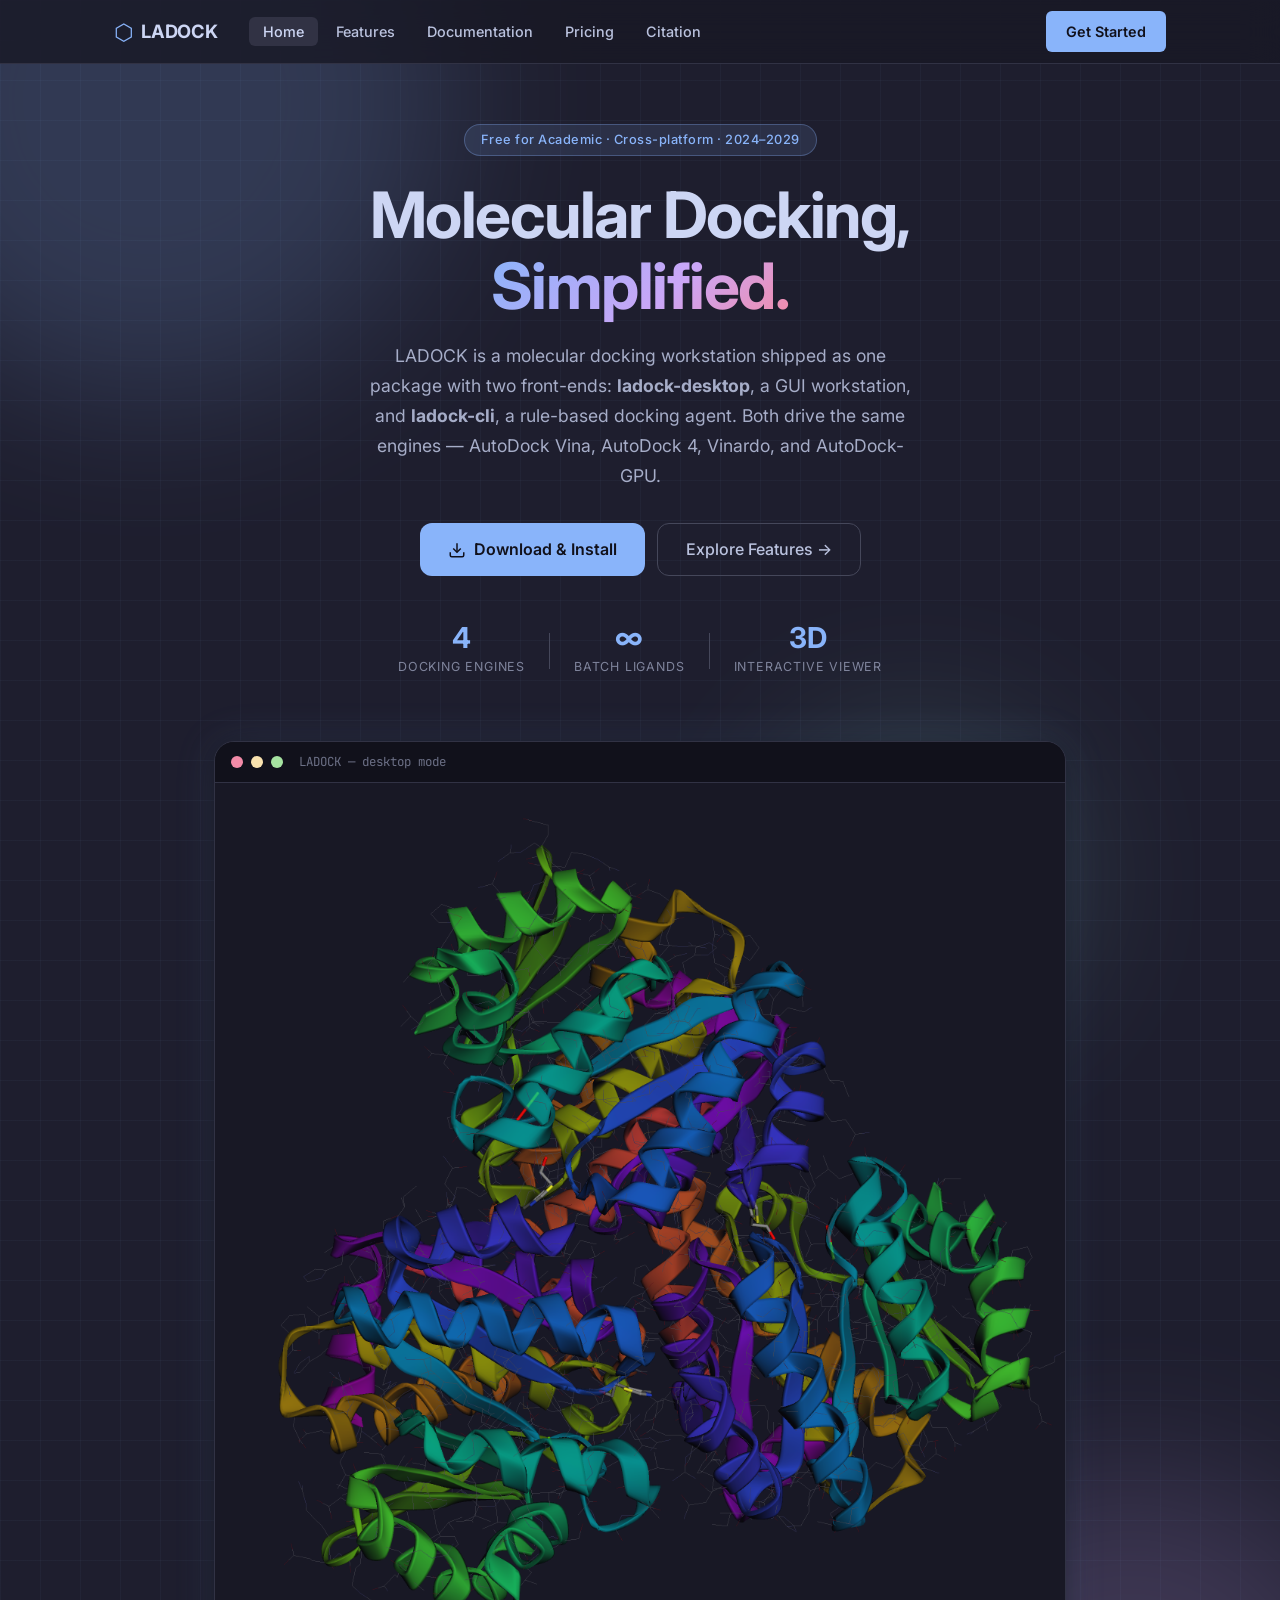
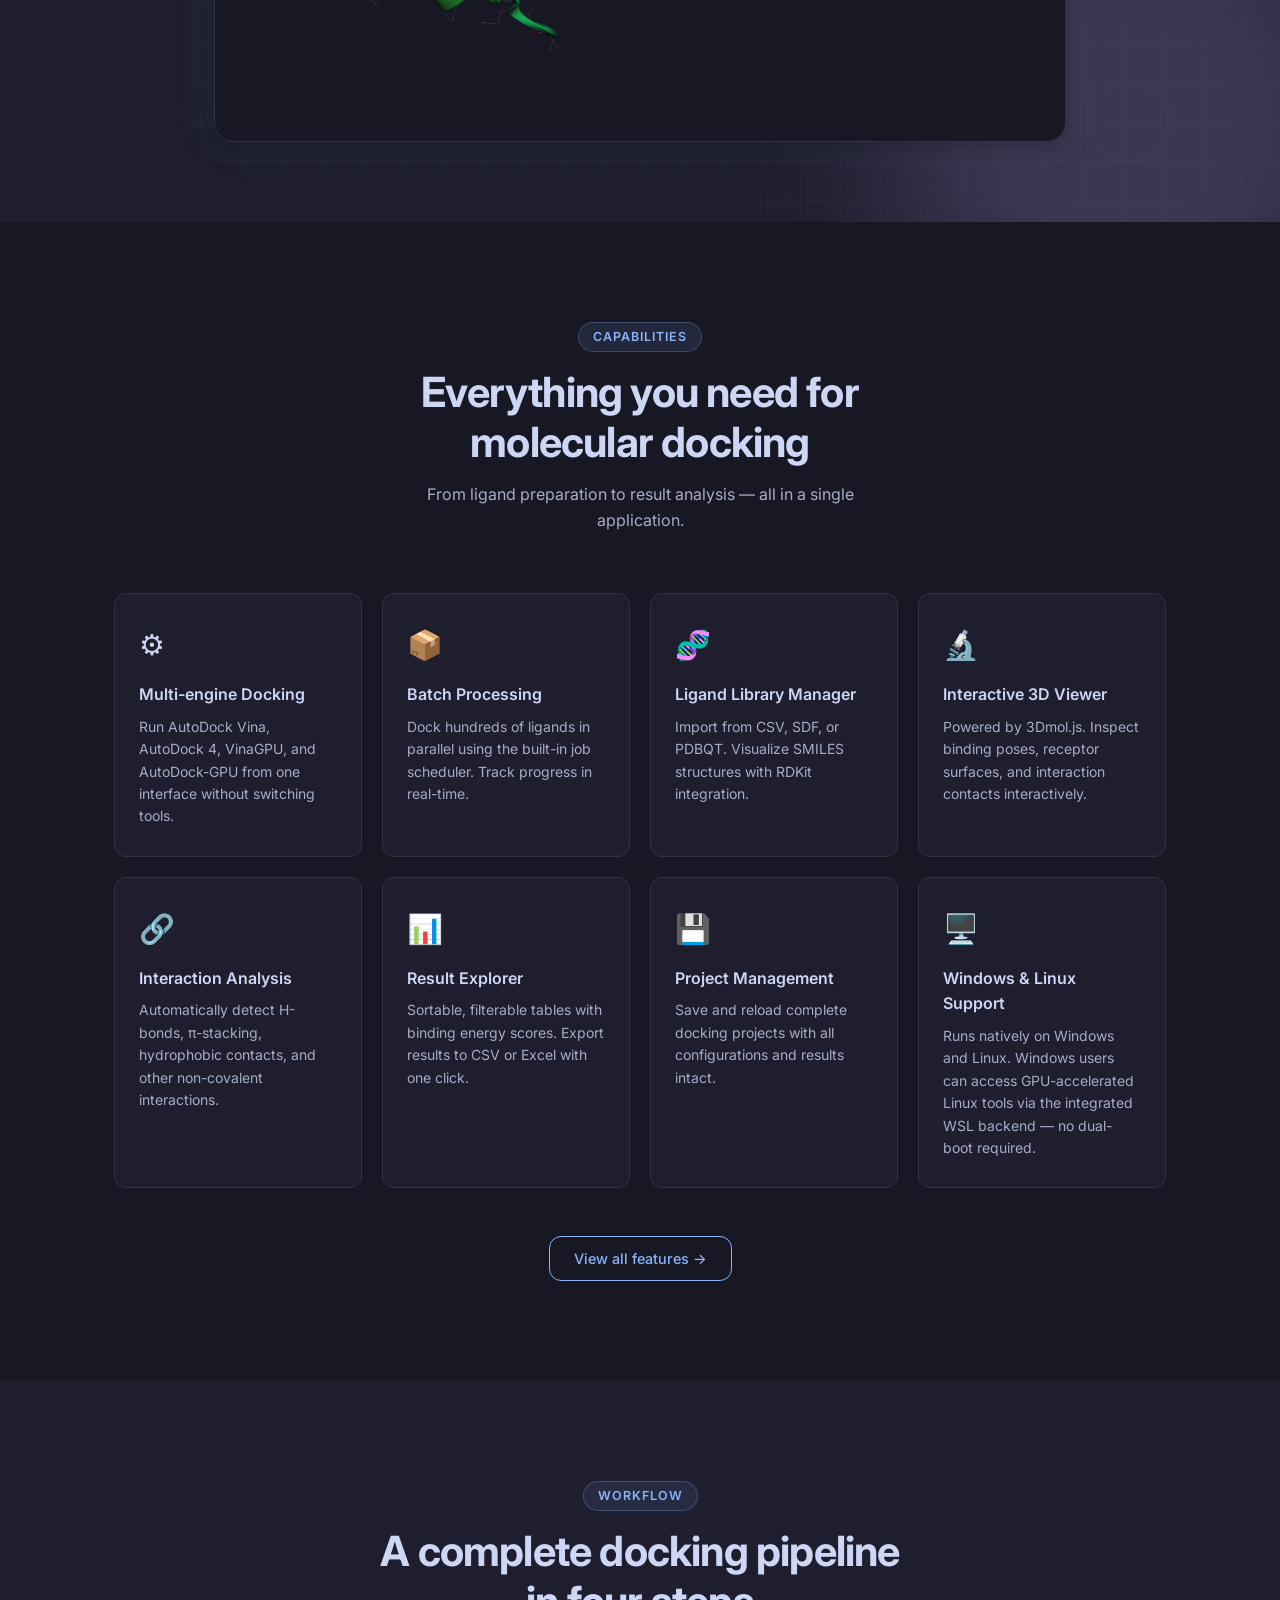
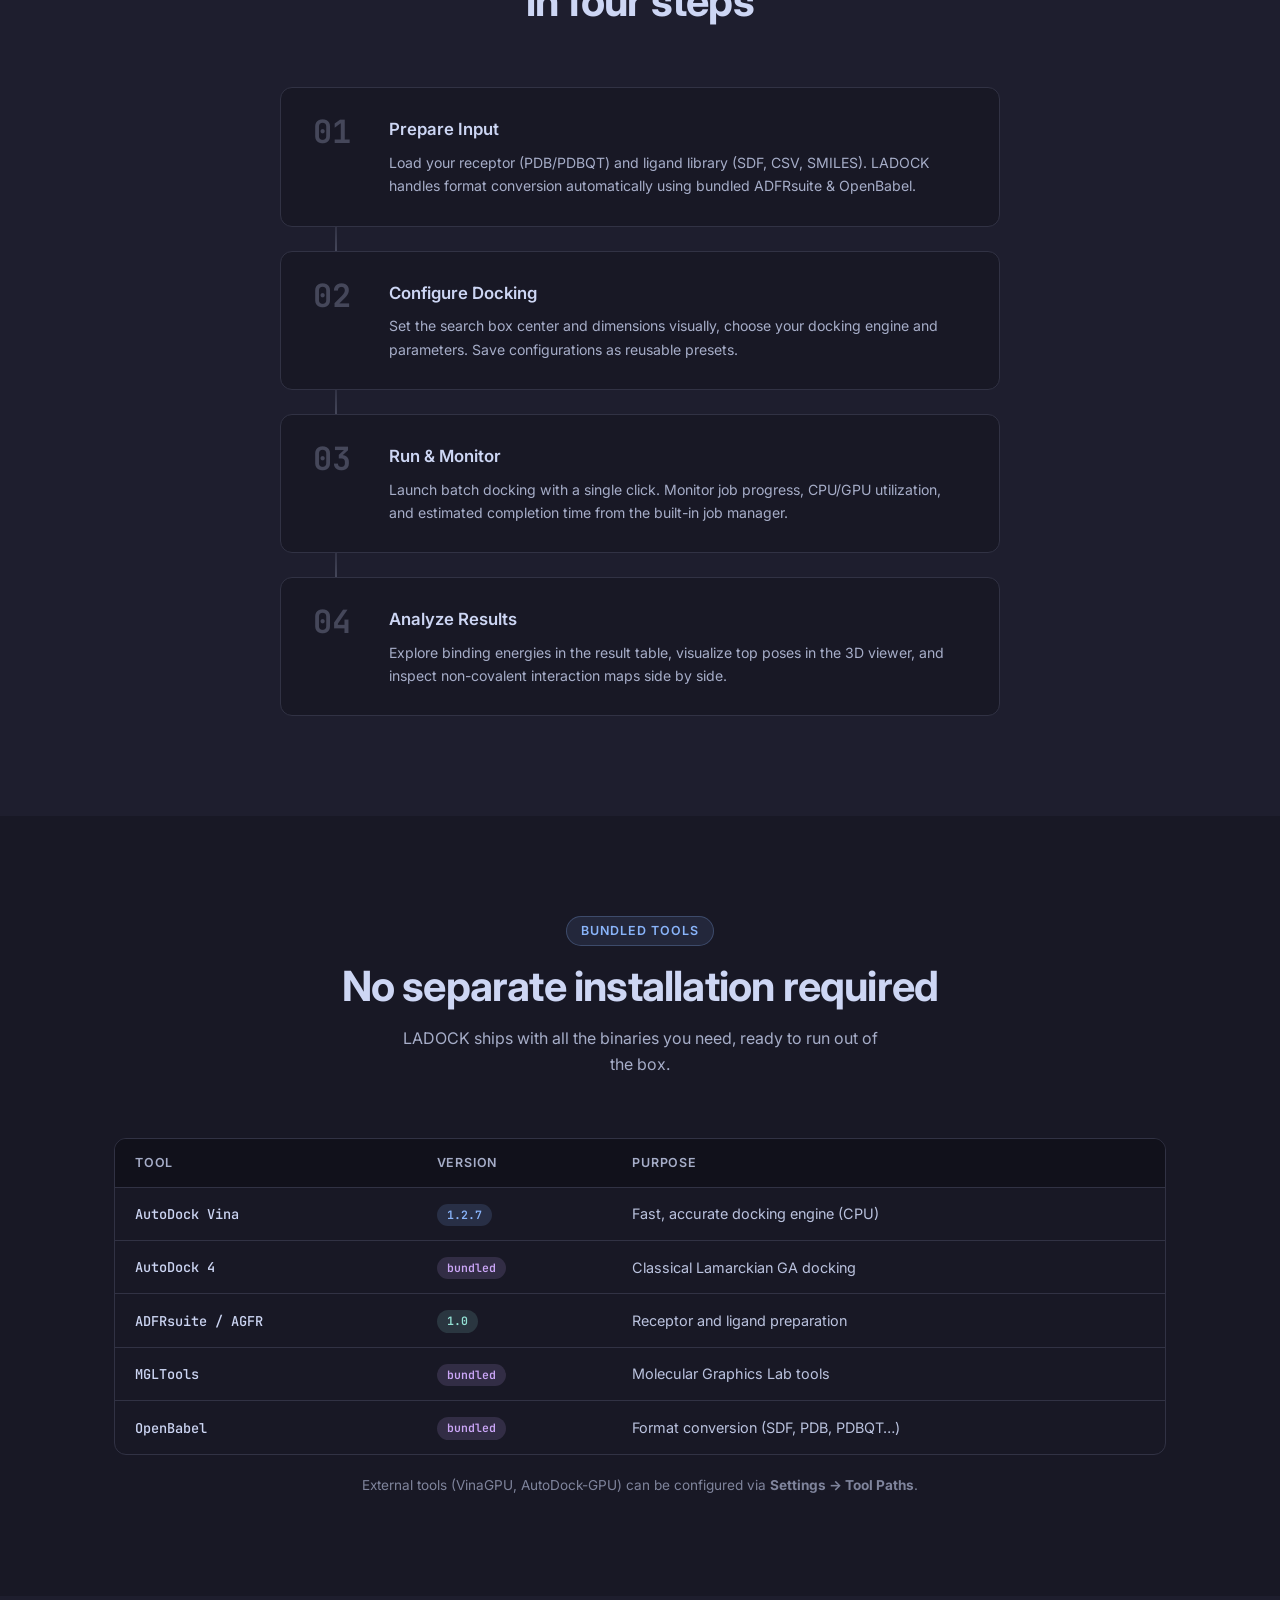
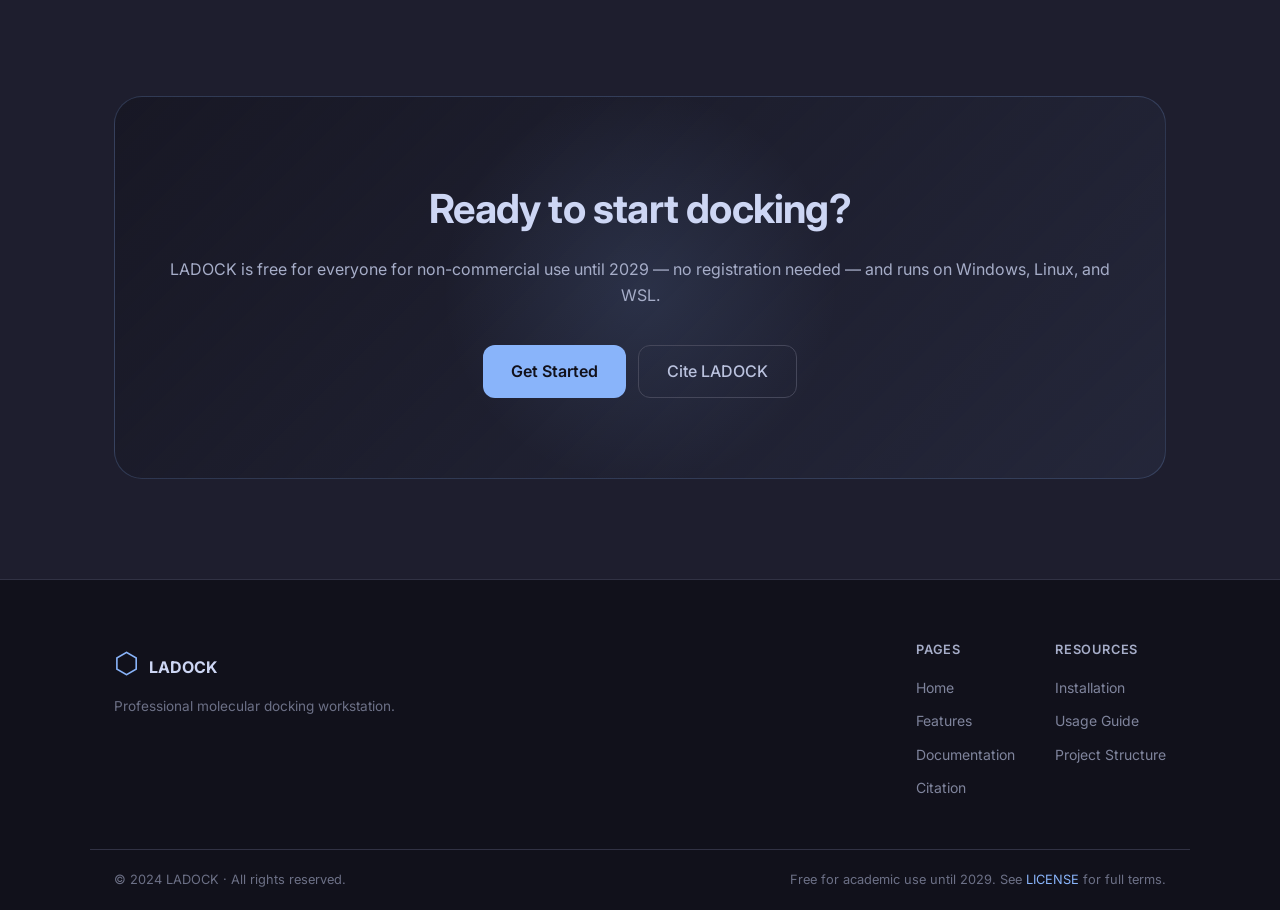
<file: index.html>
<!DOCTYPE html>
<html lang="en">
<head>
  <meta charset="UTF-8" />
  <meta name="viewport" content="width=device-width, initial-scale=1.0" />
  <title>LADOCK — Professional Molecular Docking Workstation</title>
  <link rel="stylesheet" href="style.css" />
  <link rel="preconnect" href="https://fonts.googleapis.com" />
  <link rel="preconnect" href="https://fonts.gstatic.com" crossorigin />
  <link href="https://fonts.googleapis.com/css2?family=Inter:wght@300;400;500;600;700&family=JetBrains+Mono:wght@400;500&display=swap" rel="stylesheet" />
</head>
<body>

<!-- NAV -->
<nav class="navbar" id="navbar">
  <div class="nav-inner">
    <a href="index.html" class="nav-logo">
      <span class="logo-icon">⬡</span>
      <span>LADOCK</span>
    </a>
    <ul class="nav-links">
      <li><a href="index.html" class="active">Home</a></li>
      <li><a href="features.html">Features</a></li>
      <li><a href="docs.html">Documentation</a></li>
      <li><a href="pricing.html">Pricing</a></li>
      <li><a href="citation.html">Citation</a></li>
    </ul>
    <a href="docs.html#install" class="btn btn-primary">Get Started</a>
    <button class="nav-toggle" id="navToggle" aria-label="Toggle menu">
      <span></span><span></span><span></span>
    </button>
  </div>
</nav>

<!-- HERO -->
<section class="hero">
  <div class="hero-bg">
    <div class="hero-orb orb1"></div>
    <div class="hero-orb orb2"></div>
    <div class="hero-orb orb3"></div>
    <div class="grid-overlay"></div>
  </div>
  <div class="container hero-content">
    <div class="hero-badge">Free for Academic · Cross-platform · 2024–2029</div>
    <h1 class="hero-title">
      Molecular Docking,<br/>
      <span class="gradient-text">Simplified.</span>
    </h1>
    <p class="hero-subtitle">
        LADOCK is a molecular docking workstation shipped as one package with two
        front-ends: <strong>ladock-desktop</strong>, a GUI workstation, and
        <strong>ladock-cli</strong>, a rule-based docking agent. Both drive the same
        engines — AutoDock Vina, AutoDock 4, Vinardo, and AutoDock-GPU.
    </p>
    <div class="hero-actions">
      <a href="docs.html#install" class="btn btn-primary btn-lg">
        <svg width="18" height="18" viewBox="0 0 24 24" fill="none" stroke="currentColor" stroke-width="2"><path d="M21 15v4a2 2 0 0 1-2 2H5a2 2 0 0 1-2-2v-4"/><polyline points="7 10 12 15 17 10"/><line x1="12" y1="15" x2="12" y2="3"/></svg>
        Download &amp; Install
      </a>
      <a href="features.html" class="btn btn-ghost btn-lg">Explore Features →</a>
    </div>
    <div class="hero-stats">
      <div class="stat"><span class="stat-num">4</span><span class="stat-label">Docking Engines</span></div>
      <div class="stat-divider"></div>
      <div class="stat"><span class="stat-num">∞</span><span class="stat-label">Batch Ligands</span></div>
      <div class="stat-divider"></div>
      <div class="stat"><span class="stat-num">3D</span><span class="stat-label">Interactive Viewer</span></div>
    </div>
  </div>
  <div class="hero-image-wrap">
    <div class="app-screenshot">
      <div class="screenshot-bar">
        <span class="dot dot-red"></span>
        <span class="dot dot-yellow"></span>
        <span class="dot dot-green"></span>
        <span class="screenshot-title">LADOCK — desktop mode</span>
      </div>
      <img src="ladock_viewer.png" alt="LADOCK molecular viewer" class="screenshot-img" />
    </div>
  </div>
</section>

<!-- FEATURES OVERVIEW -->
<section class="section features-grid-section">
  <div class="container">
    <div class="section-header">
      <span class="section-badge">Capabilities</span>
      <h2>Everything you need for<br/>molecular docking</h2>
      <p>From ligand preparation to result analysis — all in a single application.</p>
    </div>
    <div class="features-grid">
      <div class="feature-card">
        <div class="feature-icon">⚙️</div>
        <h3>Multi-engine Docking</h3>
        <p>Run AutoDock Vina, AutoDock 4, VinaGPU, and AutoDock-GPU from one interface without switching tools.</p>
      </div>
      <div class="feature-card">
        <div class="feature-icon">📦</div>
        <h3>Batch Processing</h3>
        <p>Dock hundreds of ligands in parallel using the built-in job scheduler. Track progress in real-time.</p>
      </div>
      <div class="feature-card">
        <div class="feature-icon">🧬</div>
        <h3>Ligand Library Manager</h3>
        <p>Import from CSV, SDF, or PDBQT. Visualize SMILES structures with RDKit integration.</p>
      </div>
      <div class="feature-card">
        <div class="feature-icon">🔬</div>
        <h3>Interactive 3D Viewer</h3>
        <p>Powered by 3Dmol.js. Inspect binding poses, receptor surfaces, and interaction contacts interactively.</p>
      </div>
      <div class="feature-card">
        <div class="feature-icon">🔗</div>
        <h3>Interaction Analysis</h3>
        <p>Automatically detect H-bonds, π-stacking, hydrophobic contacts, and other non-covalent interactions.</p>
      </div>
      <div class="feature-card">
        <div class="feature-icon">📊</div>
        <h3>Result Explorer</h3>
        <p>Sortable, filterable tables with binding energy scores. Export results to CSV or Excel with one click.</p>
      </div>
      <div class="feature-card">
        <div class="feature-icon">💾</div>
        <h3>Project Management</h3>
        <p>Save and reload complete docking projects with all configurations and results intact.</p>
      </div>
      <div class="feature-card">
        <div class="feature-icon">🖥️</div>
        <h3>Windows &amp; Linux Support</h3>
        <p>Runs natively on Windows and Linux. Windows users can access GPU-accelerated Linux tools via the integrated WSL backend — no dual-boot required.</p>
      </div>
    </div>
    <div class="section-cta">
      <a href="features.html" class="btn btn-outline">View all features →</a>
    </div>
  </div>
</section>

<!-- WORKFLOW -->
<section class="section workflow-section">
  <div class="container">
    <div class="section-header">
      <span class="section-badge">Workflow</span>
      <h2>A complete docking pipeline<br/>in four steps</h2>
    </div>
    <div class="workflow-steps">
      <div class="workflow-step">
        <div class="step-number">01</div>
        <div class="step-content">
          <h3>Prepare Input</h3>
          <p>Load your receptor (PDB/PDBQT) and ligand library (SDF, CSV, SMILES). LADOCK handles format conversion automatically using bundled ADFRsuite &amp; OpenBabel.</p>
        </div>
      </div>
      <div class="workflow-connector"></div>
      <div class="workflow-step">
        <div class="step-number">02</div>
        <div class="step-content">
          <h3>Configure Docking</h3>
          <p>Set the search box center and dimensions visually, choose your docking engine and parameters. Save configurations as reusable presets.</p>
        </div>
      </div>
      <div class="workflow-connector"></div>
      <div class="workflow-step">
        <div class="step-number">03</div>
        <div class="step-content">
          <h3>Run &amp; Monitor</h3>
          <p>Launch batch docking with a single click. Monitor job progress, CPU/GPU utilization, and estimated completion time from the built-in job manager.</p>
        </div>
      </div>
      <div class="workflow-connector"></div>
      <div class="workflow-step">
        <div class="step-number">04</div>
        <div class="step-content">
          <h3>Analyze Results</h3>
          <p>Explore binding energies in the result table, visualize top poses in the 3D viewer, and inspect non-covalent interaction maps side by side.</p>
        </div>
      </div>
    </div>
  </div>
</section>

<!-- BUNDLED TOOLS -->
<section class="section tools-section">
  <div class="container">
    <div class="section-header">
      <span class="section-badge">Bundled Tools</span>
      <h2>No separate installation required</h2>
      <p>LADOCK ships with all the binaries you need, ready to run out of the box.</p>
    </div>
    <div class="tools-table-wrap">
      <table class="tools-table">
        <thead>
          <tr>
            <th>Tool</th>
            <th>Version</th>
            <th>Purpose</th>
          </tr>
        </thead>
        <tbody>
          <tr>
            <td><span class="tool-name">AutoDock Vina</span></td>
            <td><span class="badge badge-blue">1.2.7</span></td>
            <td>Fast, accurate docking engine (CPU)</td>
          </tr>
          <tr>
            <td><span class="tool-name">AutoDock 4</span></td>
            <td><span class="badge badge-purple">bundled</span></td>
            <td>Classical Lamarckian GA docking</td>
          </tr>
          <tr>
            <td><span class="tool-name">ADFRsuite / AGFR</span></td>
            <td><span class="badge badge-teal">1.0</span></td>
            <td>Receptor and ligand preparation</td>
          </tr>
          <tr>
            <td><span class="tool-name">MGLTools</span></td>
            <td><span class="badge badge-purple">bundled</span></td>
            <td>Molecular Graphics Lab tools</td>
          </tr>
          <tr>
            <td><span class="tool-name">OpenBabel</span></td>
            <td><span class="badge badge-purple">bundled</span></td>
            <td>Format conversion (SDF, PDB, PDBQT…)</td>
          </tr>
        </tbody>
      </table>
    </div>
    <p class="tools-note">External tools (VinaGPU, AutoDock-GPU) can be configured via <strong>Settings → Tool Paths</strong>.</p>
  </div>
</section>

<!-- CTA -->
<section class="section cta-section">
  <div class="container">
    <div class="cta-box">
      <div class="cta-orb"></div>
      <h2>Ready to start docking?</h2>
      <p>LADOCK is free for everyone for non-commercial use until 2029 — no registration needed — and runs on Windows, Linux, and WSL.</p>
      <div class="cta-actions">
        <a href="docs.html#install" class="btn btn-primary btn-lg">Get Started</a>
        <a href="citation.html" class="btn btn-ghost btn-lg">Cite LADOCK</a>
      </div>
    </div>
  </div>
</section>

<!-- FOOTER -->
<footer class="footer">
  <div class="container footer-inner">
    <div class="footer-brand">
      <span class="logo-icon">⬡</span>
      <span class="footer-name">LADOCK</span>
      <p>Professional molecular docking workstation.</p>
    </div>
    <div class="footer-links">
      <div class="footer-col">
        <h4>Pages</h4>
        <ul>
          <li><a href="index.html">Home</a></li>
          <li><a href="features.html">Features</a></li>
          <li><a href="docs.html">Documentation</a></li>
          <li><a href="citation.html">Citation</a></li>
        </ul>
      </div>
      <div class="footer-col">
        <h4>Resources</h4>
        <ul>
          <li><a href="docs.html#install">Installation</a></li>
          <li><a href="docs.html#usage">Usage Guide</a></li>
          <li><a href="docs.html#structure">Project Structure</a></li>
        </ul>
      </div>
    </div>
  </div>
  <div class="footer-bottom">
    <p>© 2024 LADOCK · All rights reserved.</p>
    <p>Free for academic use until 2029. See <a href="LICENSE" style="color:var(--blue)">LICENSE</a> for full terms.</p>
  </div>
</footer>

<script src="main.js"></script>
</body>
</html>
</file>
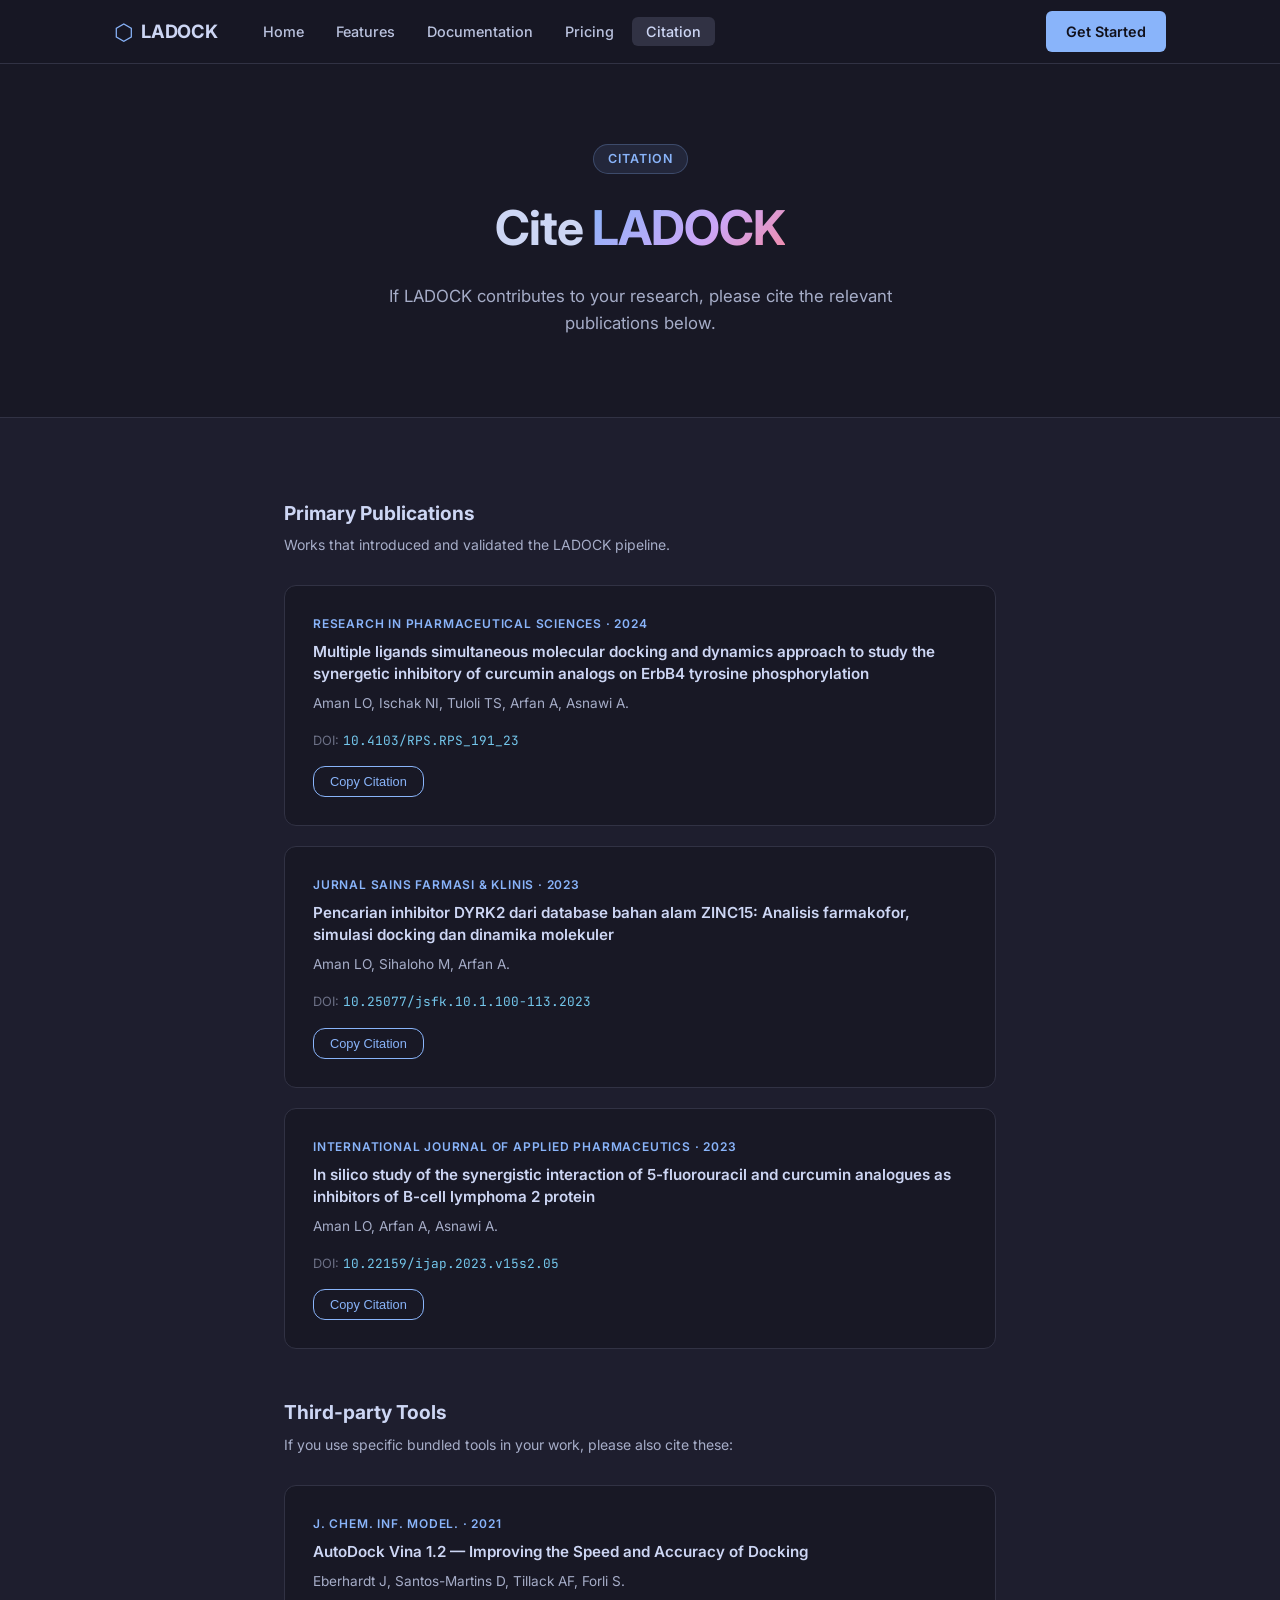
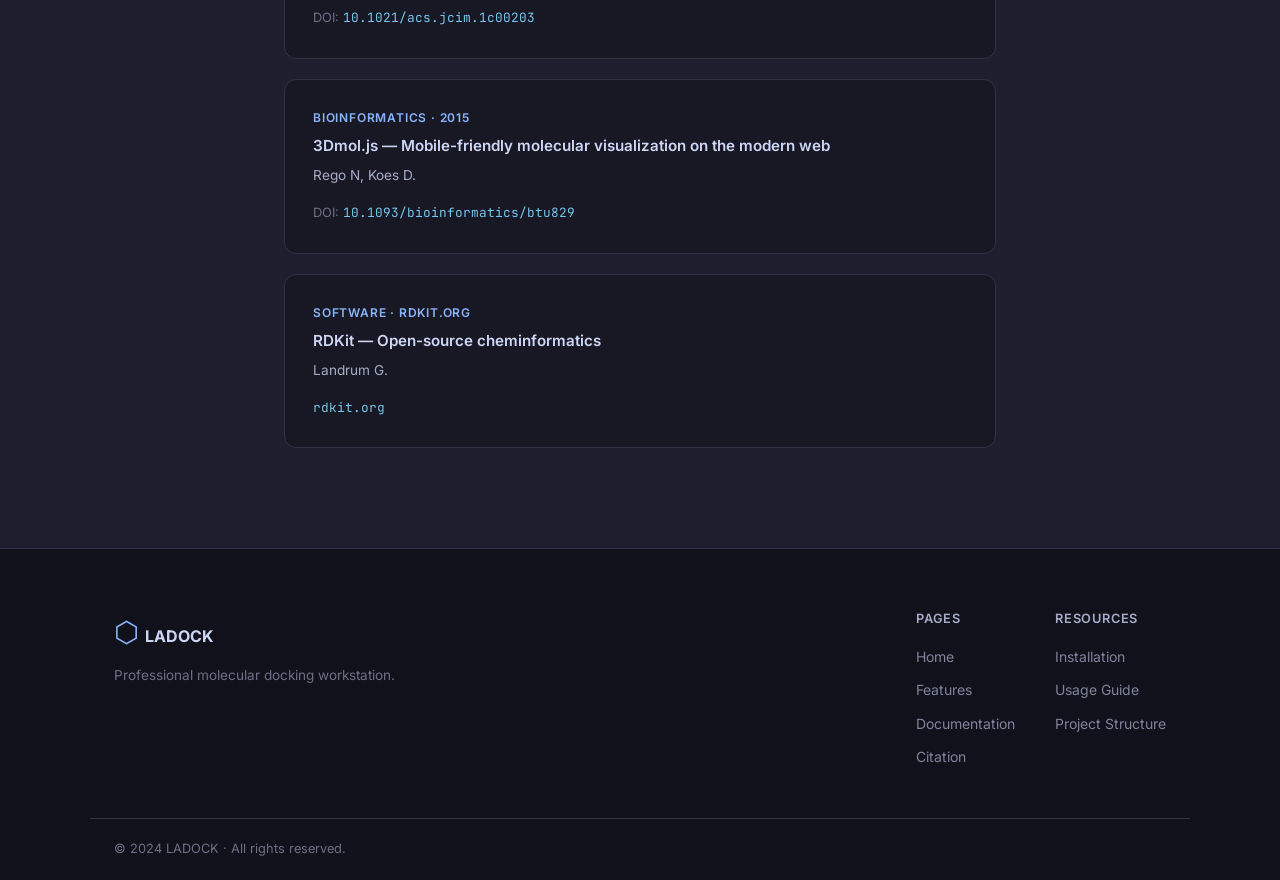
<file: citation.html>
<!DOCTYPE html>
<html lang="en">
<head>
  <meta charset="UTF-8" />
  <meta name="viewport" content="width=device-width, initial-scale=1.0" />
  <title>Citation — LADOCK</title>
  <link rel="stylesheet" href="style.css" />
  <link href="https://fonts.googleapis.com/css2?family=Inter:wght@300;400;500;600;700&family=JetBrains+Mono:wght@400;500&display=swap" rel="stylesheet" />
</head>
<body>

<nav class="navbar" id="navbar">
  <div class="nav-inner">
    <a href="index.html" class="nav-logo"><span class="logo-icon">⬡</span><span>LADOCK</span></a>
    <ul class="nav-links">
      <li><a href="index.html">Home</a></li>
      <li><a href="features.html">Features</a></li>
      <li><a href="docs.html">Documentation</a></li>
      <li><a href="pricing.html">Pricing</a></li>
      <li><a href="citation.html" class="active">Citation</a></li>
    </ul>
    <a href="docs.html#install" class="btn btn-primary">Get Started</a>
    <button class="nav-toggle" id="navToggle"><span></span><span></span><span></span></button>
  </div>
</nav>

<section class="page-hero">
  <div class="container">
    <span class="section-badge">Citation</span>
    <h1>Cite <span class="gradient-text">LADOCK</span></h1>
    <p>If LADOCK contributes to your research, please cite the relevant publications below.</p>
  </div>
</section>

<div class="citation-section">

  <!-- Primary citations -->
  <h2 style="font-size:1.2rem;font-weight:700;color:var(--text);margin-bottom:6px;margin-top:0">Primary Publications</h2>
  <p style="font-size:0.875rem;color:var(--subtext0);margin-bottom:28px">Works that introduced and validated the LADOCK pipeline.</p>

  <div class="citation-card">
    <div class="journal">Research in Pharmaceutical Sciences · 2024</div>
    <h3>Multiple ligands simultaneous molecular docking and dynamics approach to study the synergetic inhibitory of curcumin analogs on ErbB4 tyrosine phosphorylation</h3>
    <div class="authors">Aman LO, Ischak NI, Tuloli TS, Arfan A, Asnawi A.</div>
    <div class="doi">
      <span style="color:var(--overlay0);font-size:0.8rem">DOI: </span>
      <a href="https://doi.org/10.4103/RPS.RPS_191_23" target="_blank" rel="noopener">10.4103/RPS.RPS_191_23</a>
    </div>
    <div style="margin-top:14px">
      <button class="btn btn-outline copy-btn" style="font-size:0.8rem;padding:7px 16px" data-cite="Aman LO, Ischak NI, Tuloli TS, Arfan A, Asnawi A. (2024). Multiple ligands simultaneous molecular docking and dynamics approach to study the synergetic inhibitory of curcumin analogs on ErbB4 tyrosine phosphorylation. Research in Pharmaceutical Sciences, 19(6), 754–765. https://doi.org/10.4103/RPS.RPS_191_23">
        Copy Citation
      </button>
    </div>
  </div>

  <div class="citation-card">
    <div class="journal">Jurnal Sains Farmasi &amp; Klinis · 2023</div>
    <h3>Pencarian inhibitor DYRK2 dari database bahan alam ZINC15: Analisis farmakofor, simulasi docking dan dinamika molekuler</h3>
    <div class="authors">Aman LO, Sihaloho M, Arfan A.</div>
    <div class="doi">
      <span style="color:var(--overlay0);font-size:0.8rem">DOI: </span>
      <a href="https://doi.org/10.25077/jsfk.10.1.100-113.2023" target="_blank" rel="noopener">10.25077/jsfk.10.1.100-113.2023</a>
    </div>
    <div style="margin-top:14px">
      <button class="btn btn-outline copy-btn" style="font-size:0.8rem;padding:7px 16px" data-cite="Aman LO, Sihaloho M, Arfan A. (2023). Pencarian inhibitor DYRK2 dari database bahan alam ZINC15: Analisis farmakofor, simulasi docking dan dinamika molekuler. Jurnal Sains Farmasi & Klinis, 10(1), 100–113. https://doi.org/10.25077/jsfk.10.1.100-113.2023">
        Copy Citation
      </button>
    </div>
  </div>

  <div class="citation-card">
    <div class="journal">International Journal of Applied Pharmaceutics · 2023</div>
    <h3>In silico study of the synergistic interaction of 5-fluorouracil and curcumin analogues as inhibitors of B-cell lymphoma 2 protein</h3>
    <div class="authors">Aman LO, Arfan A, Asnawi A.</div>
    <div class="doi">
      <span style="color:var(--overlay0);font-size:0.8rem">DOI: </span>
      <a href="https://doi.org/10.22159/ijap.2023.v15s2.05" target="_blank" rel="noopener">10.22159/ijap.2023.v15s2.05</a>
    </div>
    <div style="margin-top:14px">
      <button class="btn btn-outline copy-btn" style="font-size:0.8rem;padding:7px 16px" data-cite="Aman LO, Arfan A, Asnawi A. (2023). In silico study of the synergistic interaction of 5-fluorouracil and curcumin analogues as inhibitors of B-cell lymphoma 2 protein. International Journal of Applied Pharmaceutics, 15(Special Issue 2), 61–66. https://doi.org/10.22159/ijap.2023.v15s2.05">
        Copy Citation
      </button>
    </div>
  </div>

  <!-- Third-party tools -->
  <h2 style="font-size:1.2rem;font-weight:700;color:var(--text);margin-bottom:6px;margin-top:48px">Third-party Tools</h2>
  <p style="font-size:0.875rem;color:var(--subtext0);margin-bottom:28px">If you use specific bundled tools in your work, please also cite these:</p>

  <div class="citation-card">
    <div class="journal">J. Chem. Inf. Model. · 2021</div>
    <h3>AutoDock Vina 1.2 — Improving the Speed and Accuracy of Docking</h3>
    <div class="authors">Eberhardt J, Santos-Martins D, Tillack AF, Forli S.</div>
    <div class="doi">
      <span style="color:var(--overlay0);font-size:0.8rem">DOI: </span>
      <a href="https://doi.org/10.1021/acs.jcim.1c00203" target="_blank" rel="noopener">10.1021/acs.jcim.1c00203</a>
    </div>
  </div>

  <div class="citation-card">
    <div class="journal">Bioinformatics · 2015</div>
    <h3>3Dmol.js — Mobile-friendly molecular visualization on the modern web</h3>
    <div class="authors">Rego N, Koes D.</div>
    <div class="doi">
      <span style="color:var(--overlay0);font-size:0.8rem">DOI: </span>
      <a href="https://doi.org/10.1093/bioinformatics/btu829" target="_blank" rel="noopener">10.1093/bioinformatics/btu829</a>
    </div>
  </div>

  <div class="citation-card">
    <div class="journal">Software · rdkit.org</div>
    <h3>RDKit — Open-source cheminformatics</h3>
    <div class="authors">Landrum G.</div>
    <div class="doi">
      <a href="https://www.rdkit.org" target="_blank" rel="noopener">rdkit.org</a>
    </div>
  </div>



</div>

<footer class="footer">
  <div class="container footer-inner">
    <div class="footer-brand">
      <span class="logo-icon">⬡</span><span class="footer-name">LADOCK</span>
      <p>Professional molecular docking workstation.</p>
    </div>
    <div class="footer-links">
      <div class="footer-col">
        <h4>Pages</h4>
        <ul>
          <li><a href="index.html">Home</a></li>
          <li><a href="features.html">Features</a></li>
          <li><a href="docs.html">Documentation</a></li>
          <li><a href="citation.html">Citation</a></li>
        </ul>
      </div>
      <div class="footer-col">
        <h4>Resources</h4>
        <ul>
          <li><a href="docs.html#install">Installation</a></li>
          <li><a href="docs.html#usage">Usage Guide</a></li>
          <li><a href="docs.html#structure">Project Structure</a></li>
        </ul>
      </div>
    </div>
  </div>
  <div class="footer-bottom">
    <p>© 2024 LADOCK · All rights reserved.</p>

  </div>
</footer>

<script src="main.js"></script>
</body>
</html>
</file>
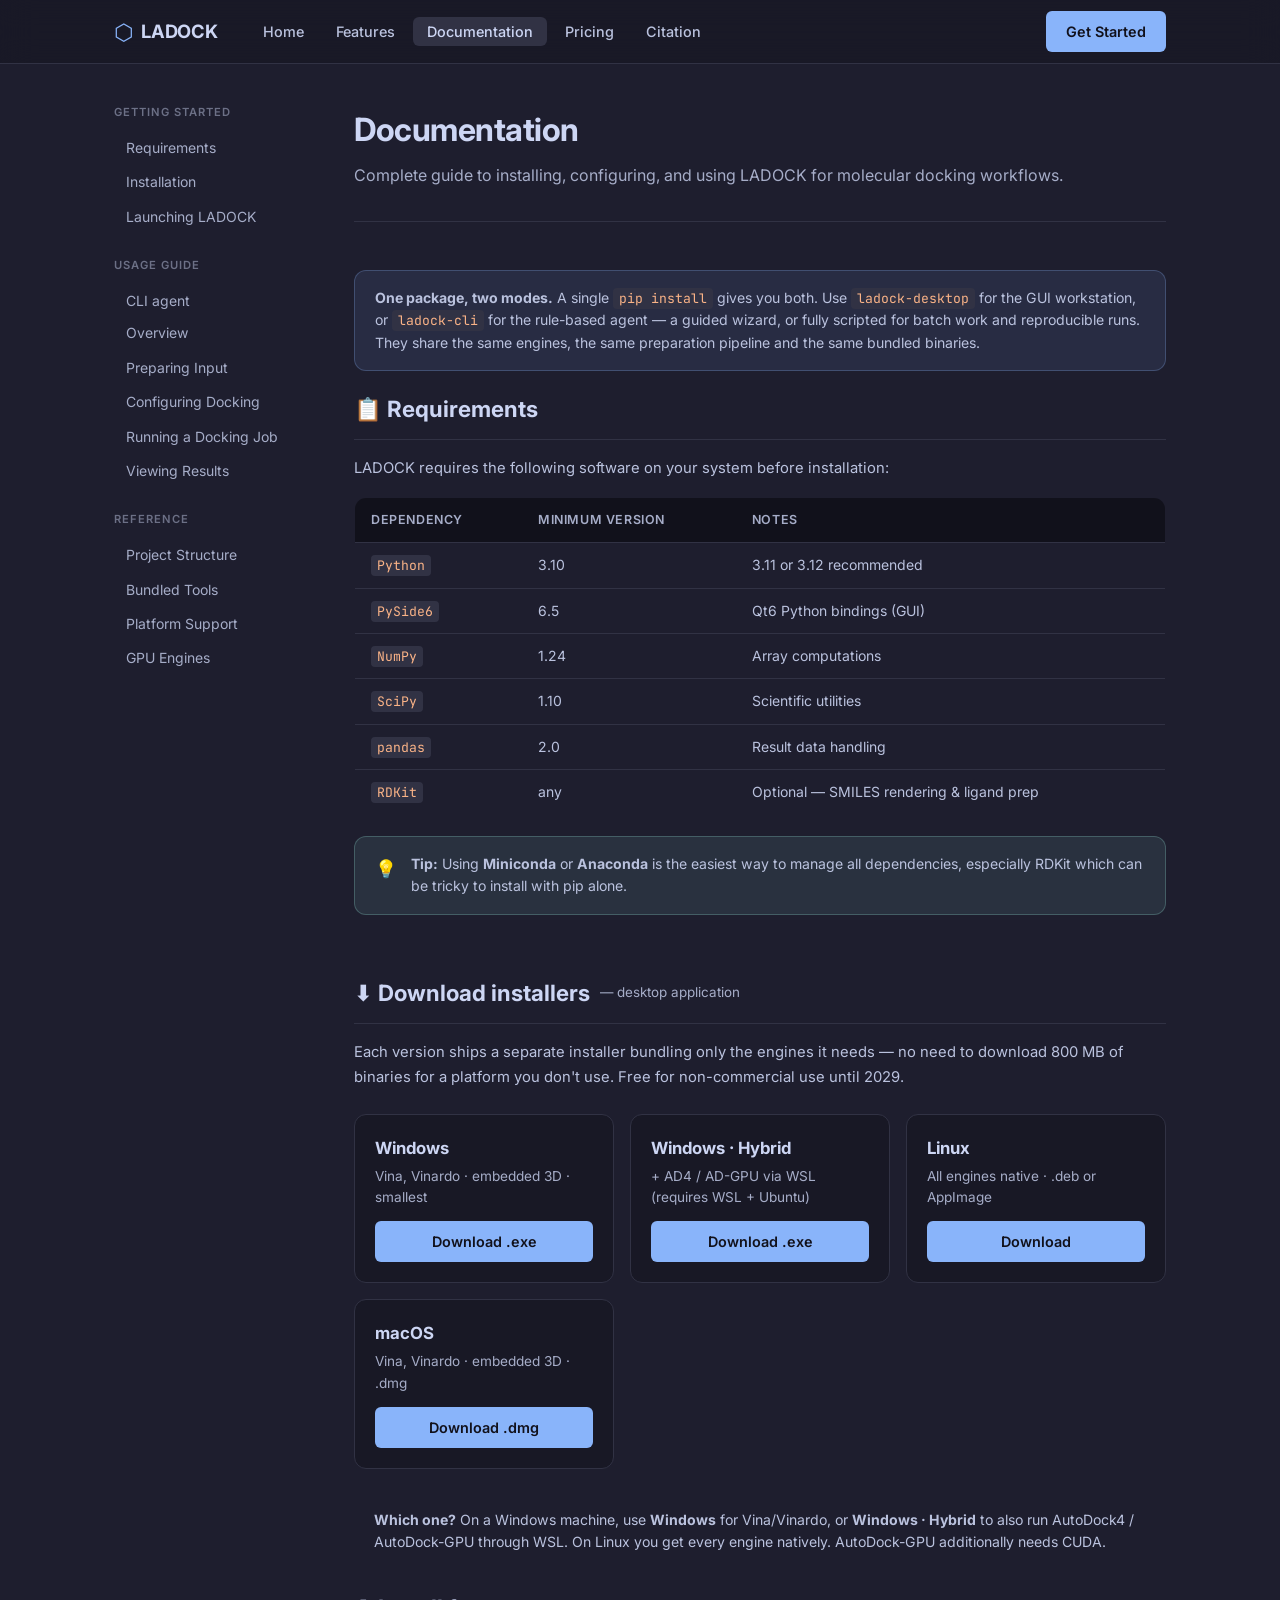
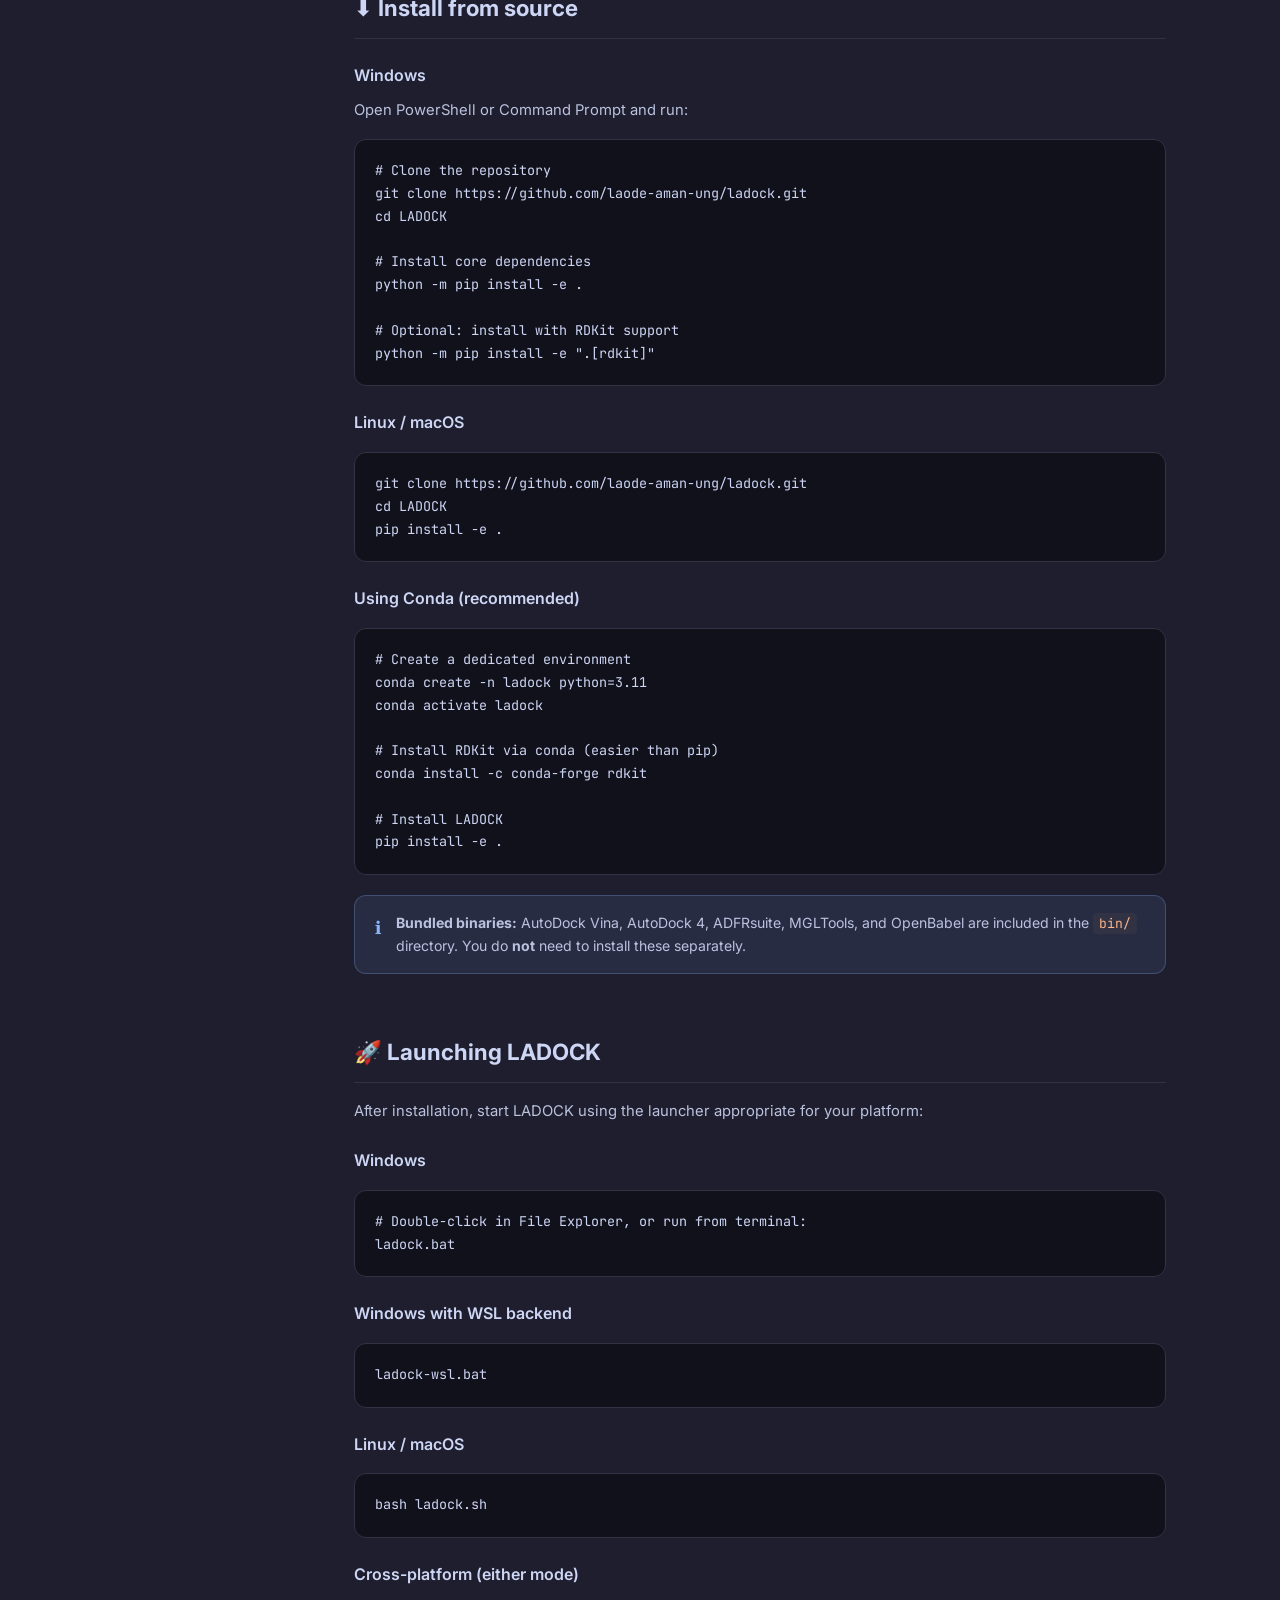
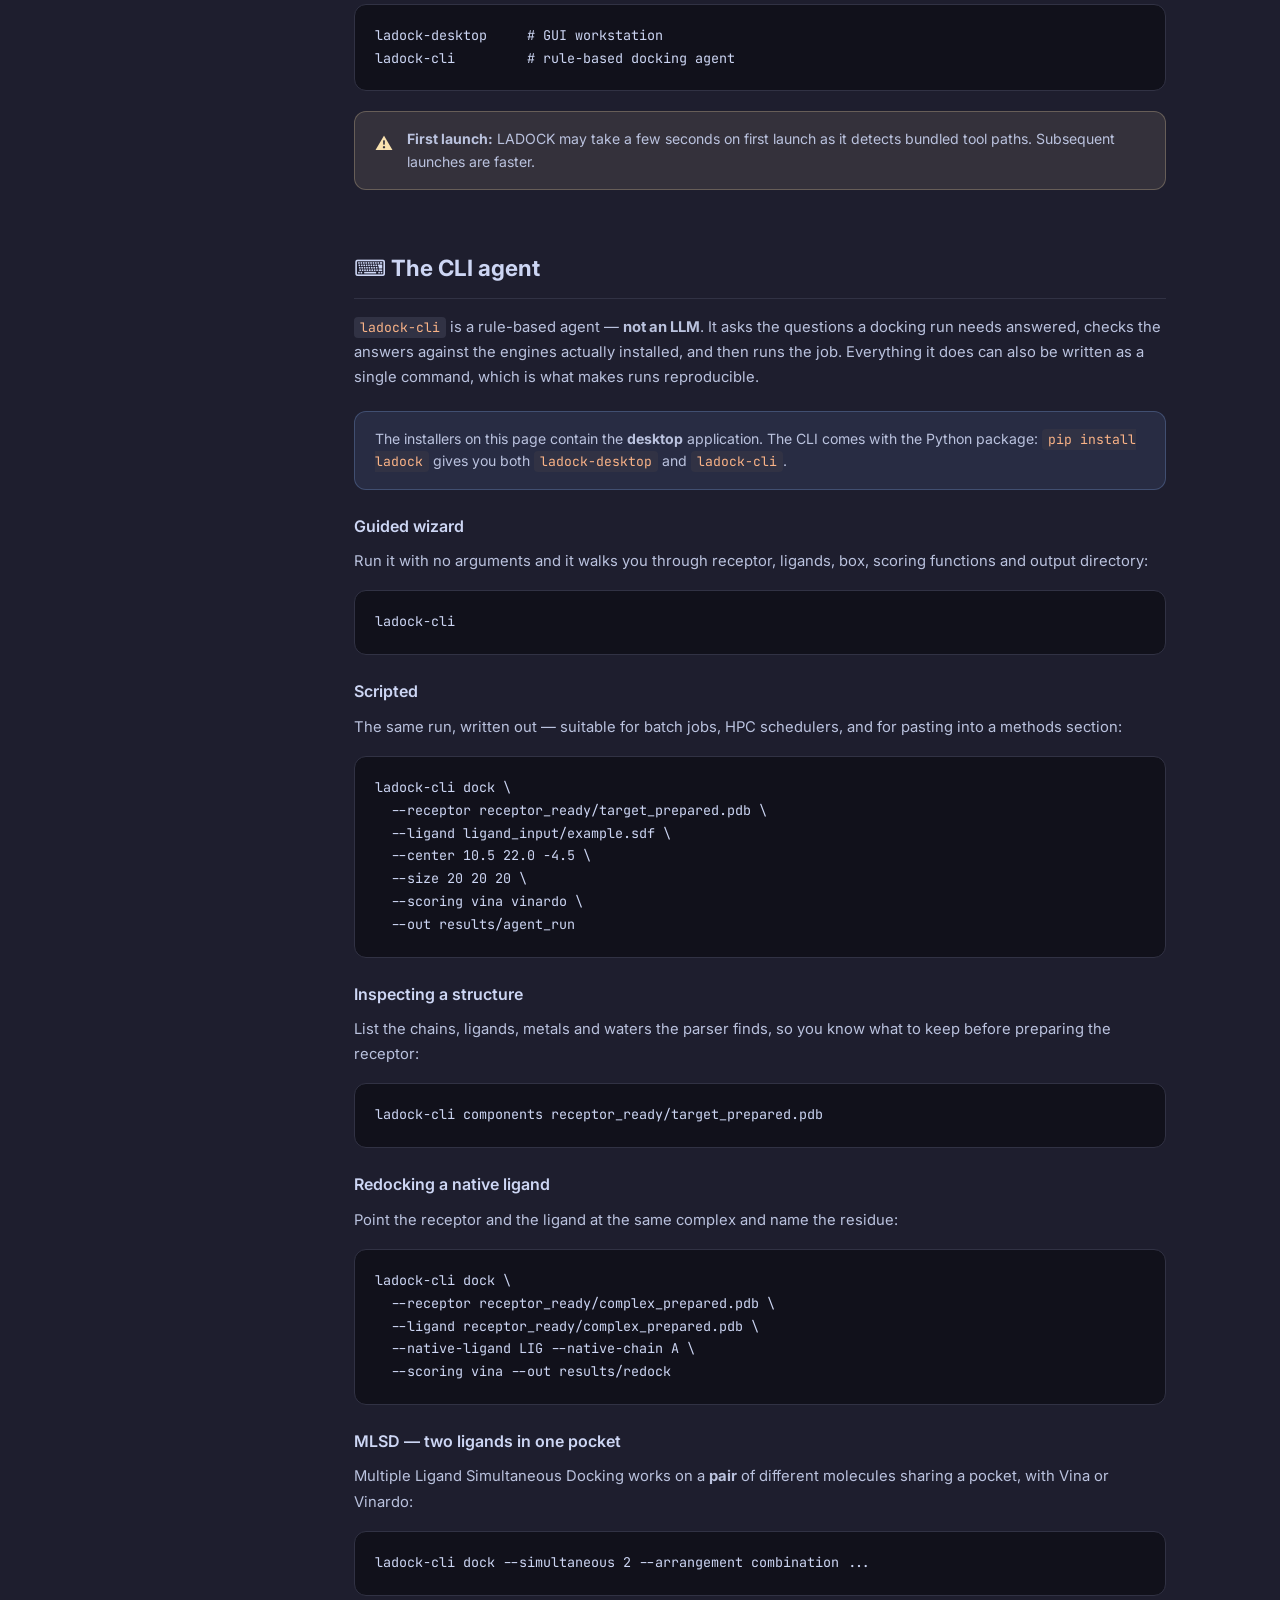
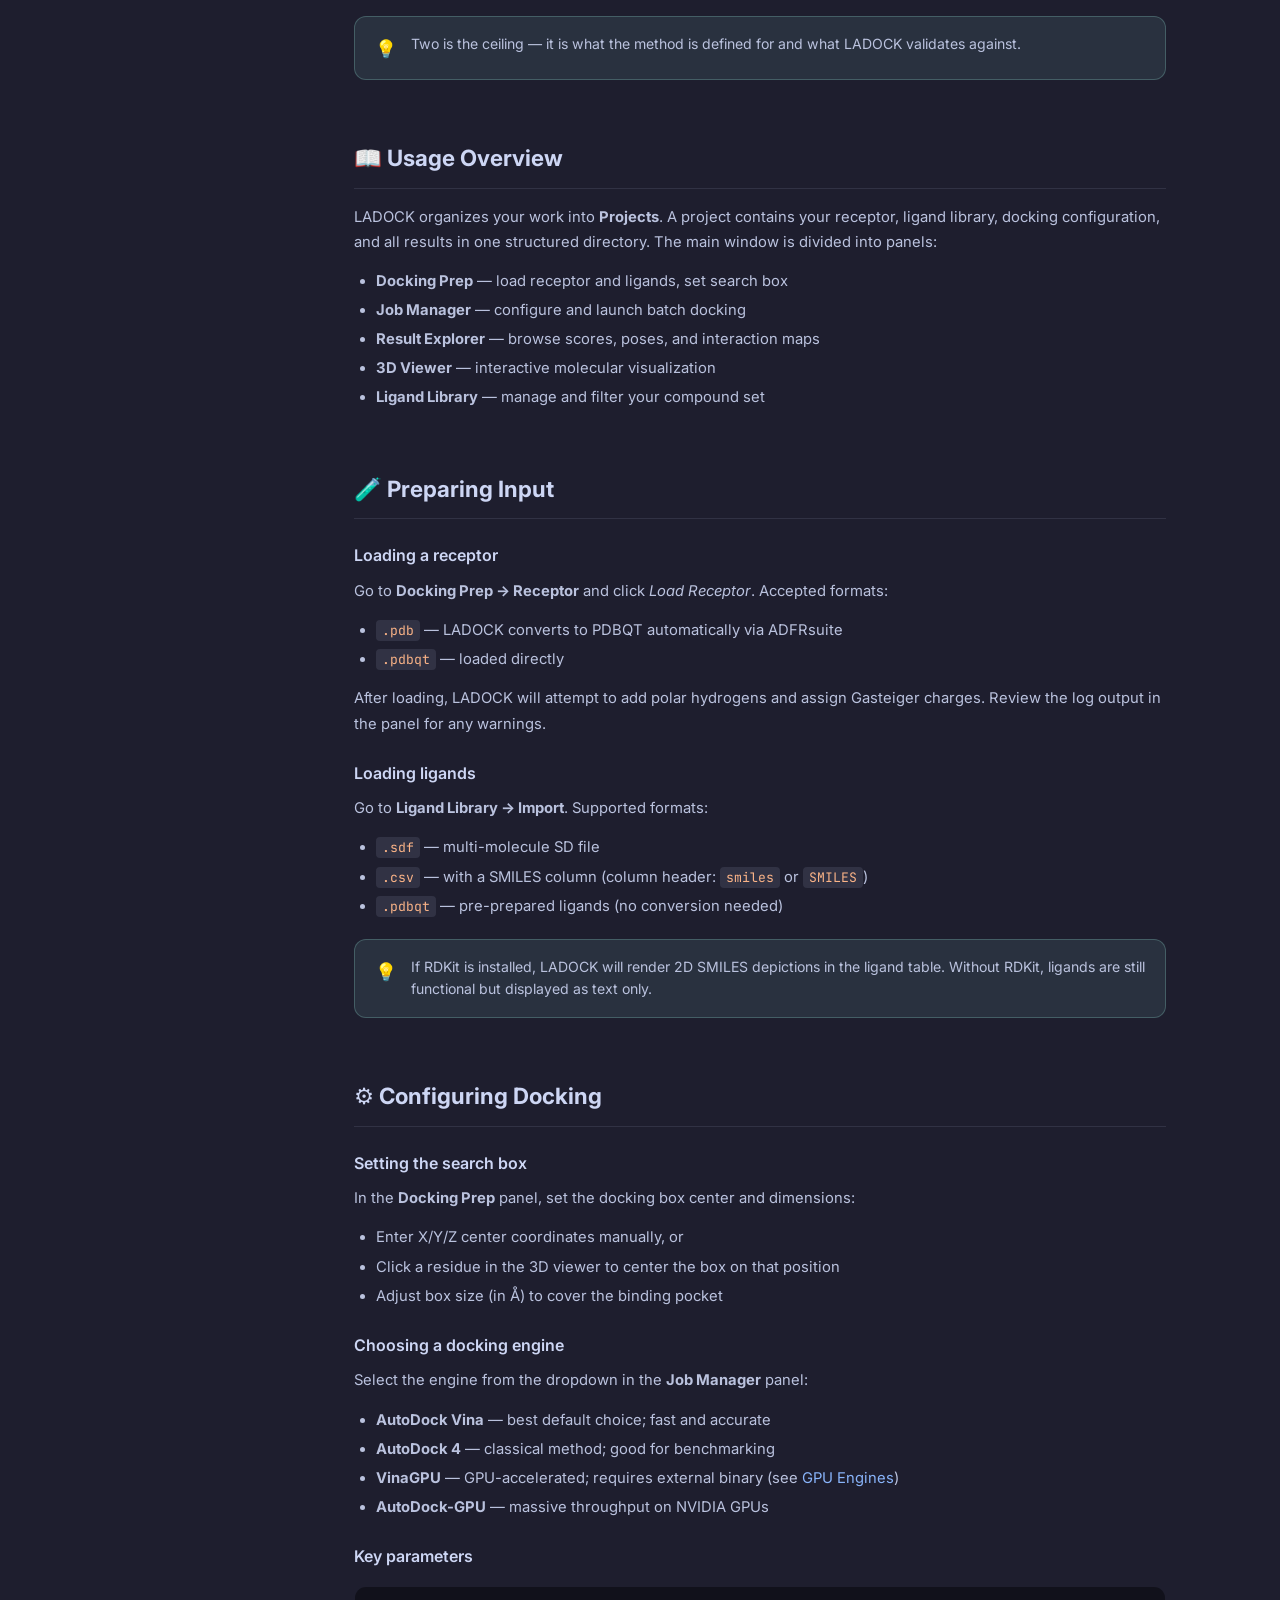
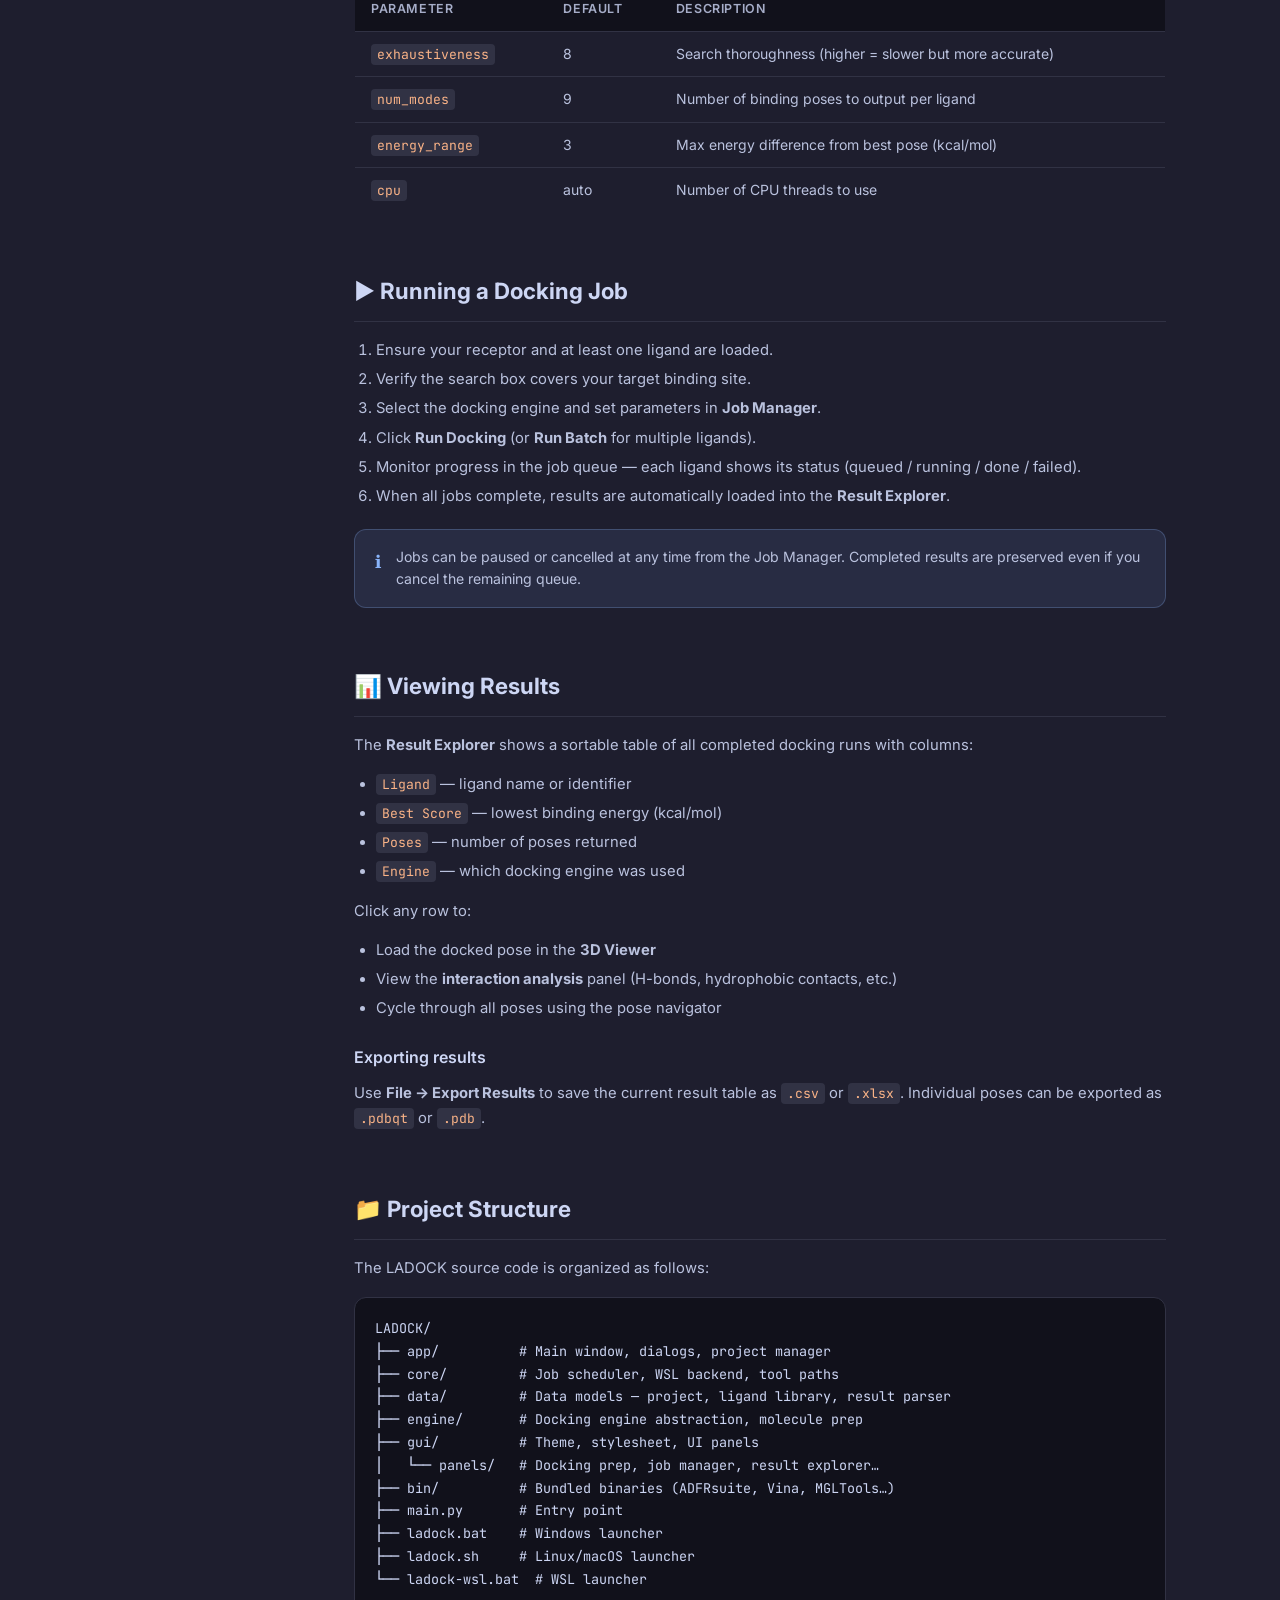
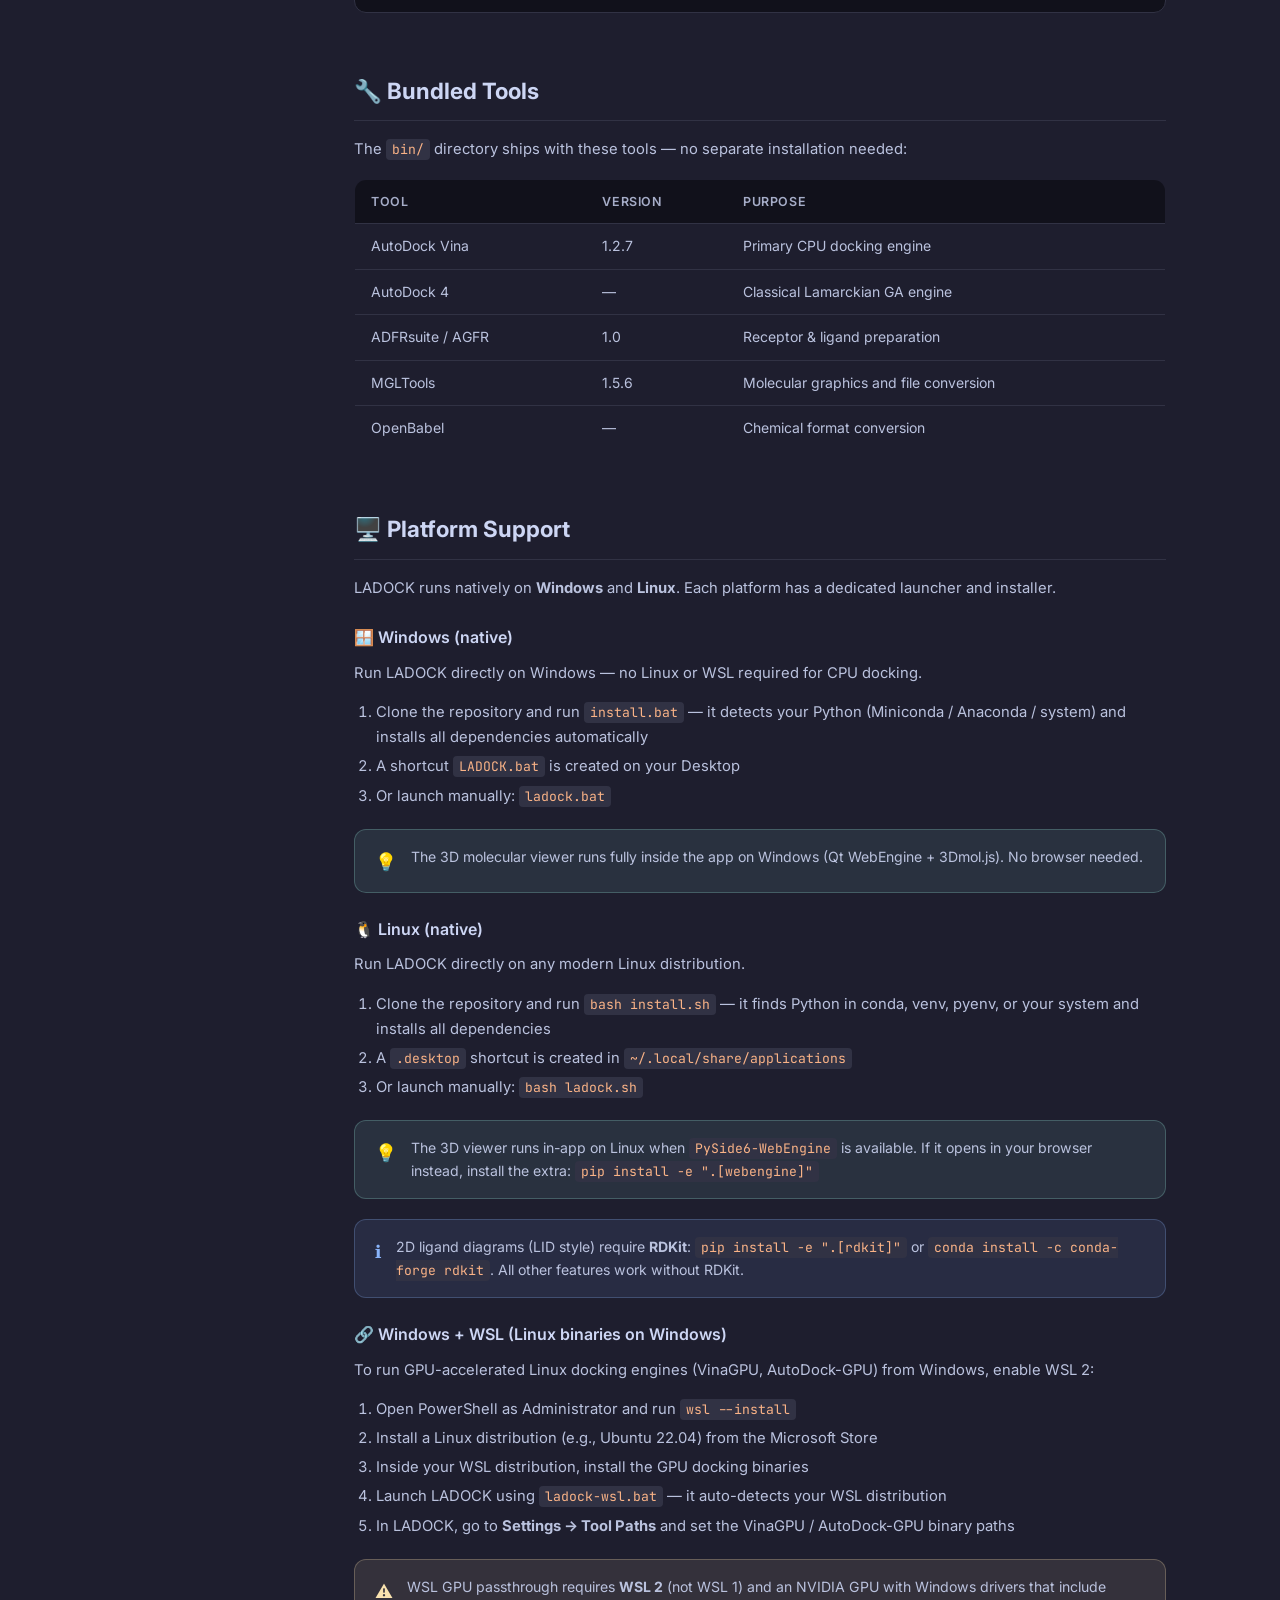
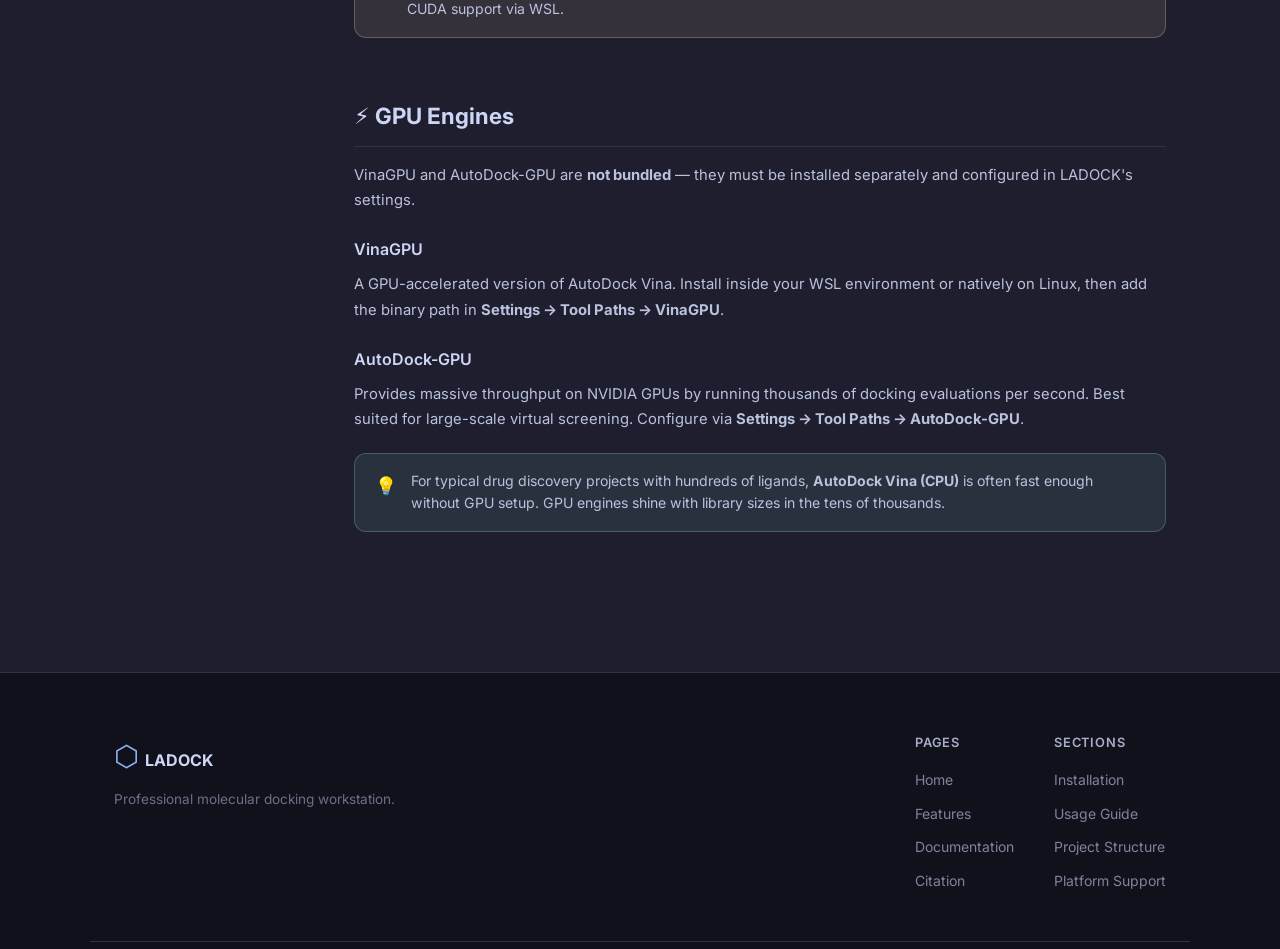
<file: docs.html>
<!DOCTYPE html>
<html lang="en">
<head>
  <meta charset="UTF-8" />
  <meta name="viewport" content="width=device-width, initial-scale=1.0" />
  <title>Documentation — LADOCK</title>
  <link rel="stylesheet" href="style.css" />
  <link href="https://fonts.googleapis.com/css2?family=Inter:wght@300;400;500;600;700&family=JetBrains+Mono:wght@400;500&display=swap" rel="stylesheet" />
</head>
<body>

<nav class="navbar" id="navbar">
  <div class="nav-inner">
    <a href="index.html" class="nav-logo"><span class="logo-icon">⬡</span><span>LADOCK</span></a>
    <ul class="nav-links">
      <li><a href="index.html">Home</a></li>
      <li><a href="features.html">Features</a></li>
      <li><a href="docs.html" class="active">Documentation</a></li>
      <li><a href="pricing.html">Pricing</a></li>
      <li><a href="citation.html">Citation</a></li>
    </ul>
    <a href="#install" class="btn btn-primary">Get Started</a>
    <button class="nav-toggle" id="navToggle"><span></span><span></span><span></span></button>
  </div>
</nav>

<div class="docs-layout">
  <!-- Sidebar -->
  <aside class="docs-sidebar">
    <h4>Getting Started</h4>
    <ul>
      <li><a href="#requirements" class="sidebar-link">Requirements</a></li>
      <li><a href="#install" class="sidebar-link">Installation</a></li>
      <li><a href="#launch" class="sidebar-link">Launching LADOCK</a></li>
    </ul>
    <h4>Usage Guide</h4>
    <ul>
      <li><a href="#cli" class="sidebar-link">CLI agent</a>
          <a href="#usage" class="sidebar-link">Overview</a></li>
      <li><a href="#prepare" class="sidebar-link">Preparing Input</a></li>
      <li><a href="#configure" class="sidebar-link">Configuring Docking</a></li>
      <li><a href="#run" class="sidebar-link">Running a Docking Job</a></li>
      <li><a href="#results" class="sidebar-link">Viewing Results</a></li>
    </ul>
    <h4>Reference</h4>
    <ul>
      <li><a href="#structure" class="sidebar-link">Project Structure</a></li>
      <li><a href="#tools" class="sidebar-link">Bundled Tools</a></li>
      <li><a href="#wsl" class="sidebar-link">Platform Support</a></li>
      <li><a href="#gpu" class="sidebar-link">GPU Engines</a></li>
    </ul>
  </aside>

  <!-- Main Content -->
  <main class="docs-content">
    <h1>Documentation</h1>
    <p class="lead">Complete guide to installing, configuring, and using LADOCK for molecular docking workflows.</p>

    <div class="callout callout-info">
      <div class="callout-body"><strong>One package, two modes.</strong>
      A single <code>pip install</code> gives you both. Use
      <code>ladock-desktop</code> for the GUI workstation, or
      <code>ladock-cli</code> for the rule-based agent — a guided wizard, or fully
      scripted for batch work and reproducible runs. They share the same engines,
      the same preparation pipeline and the same bundled binaries.</div>
    </div>

    <!-- Requirements -->
    <section class="docs-section" id="requirements">
      <h2>📋 Requirements</h2>
      <p>LADOCK requires the following software on your system before installation:</p>
      <table class="req-table">
        <thead>
          <tr><th>Dependency</th><th>Minimum Version</th><th>Notes</th></tr>
        </thead>
        <tbody>
          <tr><td><code>Python</code></td><td>3.10</td><td>3.11 or 3.12 recommended</td></tr>
          <tr><td><code>PySide6</code></td><td>6.5</td><td>Qt6 Python bindings (GUI)</td></tr>
          <tr><td><code>NumPy</code></td><td>1.24</td><td>Array computations</td></tr>
          <tr><td><code>SciPy</code></td><td>1.10</td><td>Scientific utilities</td></tr>
          <tr><td><code>pandas</code></td><td>2.0</td><td>Result data handling</td></tr>
          <tr><td><code>RDKit</code></td><td>any</td><td>Optional — SMILES rendering &amp; ligand prep</td></tr>
        </tbody>
      </table>
      <div class="callout callout-tip">
        <span class="callout-icon">💡</span>
        <div class="callout-body"><strong>Tip:</strong> Using <strong>Miniconda</strong> or <strong>Anaconda</strong> is the easiest way to manage all dependencies, especially RDKit which can be tricky to install with pip alone.</div>
      </div>
    </section>

    <!-- Installation -->
    <section class="docs-section" id="install">
      <h2>⬇️ Download installers <span style="font-size:0.6em;color:var(--subtext0);font-weight:400">— desktop application</span></h2>
      <p>Each version ships a separate installer bundling only the engines it needs
      — no need to download 800&nbsp;MB of binaries for a platform you don't use.
      Free for non-commercial use until 2029.</p>
      <div style="display:grid;grid-template-columns:repeat(auto-fit,minmax(240px,1fr));gap:16px;margin:24px 0">
        <div style="background:var(--mantle);border:1px solid var(--surface0);border-radius:12px;padding:20px">
          <div style="font-weight:700;font-size:1.05rem">Windows</div>
          <div style="color:var(--subtext0);font-size:0.85rem;margin:4px 0 12px">Vina, Vinardo · embedded 3D · smallest</div>
          <a class="btn btn-primary" style="width:100%;justify-content:center" href="https://github.com/laode-aman-ung/ladock/releases/latest" target="_blank" rel="noopener">Download .exe</a>
        </div>
        <div style="background:var(--mantle);border:1px solid var(--surface0);border-radius:12px;padding:20px">
          <div style="font-weight:700;font-size:1.05rem">Windows · Hybrid</div>
          <div style="color:var(--subtext0);font-size:0.85rem;margin:4px 0 12px">+ AD4 / AD-GPU via WSL (requires WSL + Ubuntu)</div>
          <a class="btn btn-primary" style="width:100%;justify-content:center" href="https://github.com/laode-aman-ung/ladock/releases/latest" target="_blank" rel="noopener">Download .exe</a>
        </div>
        <div style="background:var(--mantle);border:1px solid var(--surface0);border-radius:12px;padding:20px">
          <div style="font-weight:700;font-size:1.05rem">Linux</div>
          <div style="color:var(--subtext0);font-size:0.85rem;margin:4px 0 12px">All engines native · .deb or AppImage</div>
          <a class="btn btn-primary" style="width:100%;justify-content:center" href="https://github.com/laode-aman-ung/ladock/releases/latest" target="_blank" rel="noopener">Download</a>
        </div>
        <div style="background:var(--mantle);border:1px solid var(--surface0);border-radius:12px;padding:20px">
          <div style="font-weight:700;font-size:1.05rem">macOS</div>
          <div style="color:var(--subtext0);font-size:0.85rem;margin:4px 0 12px">Vina, Vinardo · embedded 3D · .dmg</div>
          <a class="btn btn-primary" style="width:100%;justify-content:center" href="https://github.com/laode-aman-ung/ladock/releases/latest" target="_blank" rel="noopener">Download .dmg</a>
        </div>
      </div>
      <div class="callout">
        <div class="callout-body"><strong>Which one?</strong> On a Windows machine, use <strong>Windows</strong> for Vina/Vinardo, or <strong>Windows · Hybrid</strong> to also run AutoDock4 / AutoDock-GPU through WSL. On Linux you get every engine natively. AutoDock-GPU additionally needs CUDA.</div>
      </div>

      <h2 id="from-source">⬇️ Install from source</h2>

      <h3>Windows</h3>
      <p>Open PowerShell or Command Prompt and run:</p>
      <pre><code># Clone the repository
git clone https://github.com/laode-aman-ung/ladock.git
cd LADOCK

# Install core dependencies
python -m pip install -e .

# Optional: install with RDKit support
python -m pip install -e ".[rdkit]"</code></pre>

      <h3>Linux / macOS</h3>
      <pre><code>git clone https://github.com/laode-aman-ung/ladock.git
cd LADOCK
pip install -e .</code></pre>

      <h3>Using Conda (recommended)</h3>
      <pre><code># Create a dedicated environment
conda create -n ladock python=3.11
conda activate ladock

# Install RDKit via conda (easier than pip)
conda install -c conda-forge rdkit

# Install LADOCK
pip install -e .</code></pre>

      <div class="callout callout-info">
        <span class="callout-icon">ℹ️</span>
        <div class="callout-body"><strong>Bundled binaries:</strong> AutoDock Vina, AutoDock 4, ADFRsuite, MGLTools, and OpenBabel are included in the <code>bin/</code> directory. You do <strong>not</strong> need to install these separately.</div>
      </div>
    </section>

    <!-- Launch -->
    <section class="docs-section" id="launch">
      <h2>🚀 Launching LADOCK</h2>
      <p>After installation, start LADOCK using the launcher appropriate for your platform:</p>

      <h3>Windows</h3>
      <pre><code># Double-click in File Explorer, or run from terminal:
ladock.bat</code></pre>

      <h3>Windows with WSL backend</h3>
      <pre><code>ladock-wsl.bat</code></pre>

      <h3>Linux / macOS</h3>
      <pre><code>bash ladock.sh</code></pre>

      <h3>Cross-platform (either mode)</h3>
      <pre><code>ladock-desktop     # GUI workstation
ladock-cli         # rule-based docking agent</code></pre>

      <div class="callout callout-warn">
        <span class="callout-icon">⚠️</span>
        <div class="callout-body"><strong>First launch:</strong> LADOCK may take a few seconds on first launch as it detects bundled tool paths. Subsequent launches are faster.</div>
      </div>
    </section>

    <!-- Usage Overview -->
    <section class="docs-section" id="usage">
            <!-- CLI -->
      <section class="docs-section" id="cli">
        <h2>⌨️ The CLI agent</h2>
        <p><code>ladock-cli</code> is a rule-based agent — <strong>not an LLM</strong>. It asks
        the questions a docking run needs answered, checks the answers against the
        engines actually installed, and then runs the job. Everything it does can also
        be written as a single command, which is what makes runs reproducible.</p>

        <div class="callout callout-info">
          <div class="callout-body">The installers on this page contain the
          <strong>desktop</strong> application. The CLI comes with the Python package:
          <code>pip install ladock</code> gives you both <code>ladock-desktop</code> and
          <code>ladock-cli</code>.</div>
        </div>

        <h3>Guided wizard</h3>
        <p>Run it with no arguments and it walks you through receptor, ligands, box,
        scoring functions and output directory:</p>
        <pre><code>ladock-cli</code></pre>

        <h3>Scripted</h3>
        <p>The same run, written out — suitable for batch jobs, HPC schedulers, and
        for pasting into a methods section:</p>
        <pre><code>ladock-cli dock \
  --receptor receptor_ready/target_prepared.pdb \
  --ligand ligand_input/example.sdf \
  --center 10.5 22.0 -4.5 \
  --size 20 20 20 \
  --scoring vina vinardo \
  --out results/agent_run</code></pre>

        <h3>Inspecting a structure</h3>
        <p>List the chains, ligands, metals and waters the parser finds, so you know
        what to keep before preparing the receptor:</p>
        <pre><code>ladock-cli components receptor_ready/target_prepared.pdb</code></pre>

        <h3>Redocking a native ligand</h3>
        <p>Point the receptor and the ligand at the same complex and name the residue:</p>
        <pre><code>ladock-cli dock \
  --receptor receptor_ready/complex_prepared.pdb \
  --ligand receptor_ready/complex_prepared.pdb \
  --native-ligand LIG --native-chain A \
  --scoring vina --out results/redock</code></pre>

        <h3>MLSD — two ligands in one pocket</h3>
        <p>Multiple Ligand Simultaneous Docking works on a <strong>pair</strong> of
        different molecules sharing a pocket, with Vina or Vinardo:</p>
        <pre><code>ladock-cli dock --simultaneous 2 --arrangement combination ...</code></pre>
        <div class="callout callout-tip">
          <span class="callout-icon">💡</span>
          <div class="callout-body">Two is the ceiling — it is what the method is
          defined for and what LADOCK validates against.</div>
        </div>
      </section>

<h2>📖 Usage Overview</h2>
      <p>LADOCK organizes your work into <strong>Projects</strong>. A project contains your receptor, ligand library, docking configuration, and all results in one structured directory. The main window is divided into panels:</p>
      <ul>
        <li><strong>Docking Prep</strong> — load receptor and ligands, set search box</li>
        <li><strong>Job Manager</strong> — configure and launch batch docking</li>
        <li><strong>Result Explorer</strong> — browse scores, poses, and interaction maps</li>
        <li><strong>3D Viewer</strong> — interactive molecular visualization</li>
        <li><strong>Ligand Library</strong> — manage and filter your compound set</li>
      </ul>
    </section>

    <!-- Prepare Input -->
    <section class="docs-section" id="prepare">
      <h2>🧪 Preparing Input</h2>

      <h3>Loading a receptor</h3>
      <p>Go to <strong>Docking Prep → Receptor</strong> and click <em>Load Receptor</em>. Accepted formats:</p>
      <ul>
        <li><code>.pdb</code> — LADOCK converts to PDBQT automatically via ADFRsuite</li>
        <li><code>.pdbqt</code> — loaded directly</li>
      </ul>
      <p>After loading, LADOCK will attempt to add polar hydrogens and assign Gasteiger charges. Review the log output in the panel for any warnings.</p>

      <h3>Loading ligands</h3>
      <p>Go to <strong>Ligand Library → Import</strong>. Supported formats:</p>
      <ul>
        <li><code>.sdf</code> — multi-molecule SD file</li>
        <li><code>.csv</code> — with a SMILES column (column header: <code>smiles</code> or <code>SMILES</code>)</li>
        <li><code>.pdbqt</code> — pre-prepared ligands (no conversion needed)</li>
      </ul>
      <div class="callout callout-tip">
        <span class="callout-icon">💡</span>
        <div class="callout-body">If RDKit is installed, LADOCK will render 2D SMILES depictions in the ligand table. Without RDKit, ligands are still functional but displayed as text only.</div>
      </div>
    </section>

    <!-- Configure -->
    <section class="docs-section" id="configure">
      <h2>⚙️ Configuring Docking</h2>

      <h3>Setting the search box</h3>
      <p>In the <strong>Docking Prep</strong> panel, set the docking box center and dimensions:</p>
      <ul>
        <li>Enter X/Y/Z center coordinates manually, or</li>
        <li>Click a residue in the 3D viewer to center the box on that position</li>
        <li>Adjust box size (in Å) to cover the binding pocket</li>
      </ul>

      <h3>Choosing a docking engine</h3>
      <p>Select the engine from the dropdown in the <strong>Job Manager</strong> panel:</p>
      <ul>
        <li><strong>AutoDock Vina</strong> — best default choice; fast and accurate</li>
        <li><strong>AutoDock 4</strong> — classical method; good for benchmarking</li>
        <li><strong>VinaGPU</strong> — GPU-accelerated; requires external binary (see <a href="#gpu">GPU Engines</a>)</li>
        <li><strong>AutoDock-GPU</strong> — massive throughput on NVIDIA GPUs</li>
      </ul>

      <h3>Key parameters</h3>
      <table class="req-table">
        <thead><tr><th>Parameter</th><th>Default</th><th>Description</th></tr></thead>
        <tbody>
          <tr><td><code>exhaustiveness</code></td><td>8</td><td>Search thoroughness (higher = slower but more accurate)</td></tr>
          <tr><td><code>num_modes</code></td><td>9</td><td>Number of binding poses to output per ligand</td></tr>
          <tr><td><code>energy_range</code></td><td>3</td><td>Max energy difference from best pose (kcal/mol)</td></tr>
          <tr><td><code>cpu</code></td><td>auto</td><td>Number of CPU threads to use</td></tr>
        </tbody>
      </table>
    </section>

    <!-- Run -->
    <section class="docs-section" id="run">
      <h2>▶️ Running a Docking Job</h2>
      <ol>
        <li>Ensure your receptor and at least one ligand are loaded.</li>
        <li>Verify the search box covers your target binding site.</li>
        <li>Select the docking engine and set parameters in <strong>Job Manager</strong>.</li>
        <li>Click <strong>Run Docking</strong> (or <strong>Run Batch</strong> for multiple ligands).</li>
        <li>Monitor progress in the job queue — each ligand shows its status (queued / running / done / failed).</li>
        <li>When all jobs complete, results are automatically loaded into the <strong>Result Explorer</strong>.</li>
      </ol>
      <div class="callout callout-info">
        <span class="callout-icon">ℹ️</span>
        <div class="callout-body">Jobs can be paused or cancelled at any time from the Job Manager. Completed results are preserved even if you cancel the remaining queue.</div>
      </div>
    </section>

    <!-- Results -->
    <section class="docs-section" id="results">
      <h2>📊 Viewing Results</h2>
      <p>The <strong>Result Explorer</strong> shows a sortable table of all completed docking runs with columns:</p>
      <ul>
        <li><code>Ligand</code> — ligand name or identifier</li>
        <li><code>Best Score</code> — lowest binding energy (kcal/mol)</li>
        <li><code>Poses</code> — number of poses returned</li>
        <li><code>Engine</code> — which docking engine was used</li>
      </ul>
      <p>Click any row to:</p>
      <ul>
        <li>Load the docked pose in the <strong>3D Viewer</strong></li>
        <li>View the <strong>interaction analysis</strong> panel (H-bonds, hydrophobic contacts, etc.)</li>
        <li>Cycle through all poses using the pose navigator</li>
      </ul>
      <h3>Exporting results</h3>
      <p>Use <strong>File → Export Results</strong> to save the current result table as <code>.csv</code> or <code>.xlsx</code>. Individual poses can be exported as <code>.pdbqt</code> or <code>.pdb</code>.</p>
    </section>

    <!-- Project Structure -->
    <section class="docs-section" id="structure">
      <h2>📁 Project Structure</h2>
      <p>The LADOCK source code is organized as follows:</p>
      <pre><code>LADOCK/
├── app/          # Main window, dialogs, project manager
├── core/         # Job scheduler, WSL backend, tool paths
├── data/         # Data models — project, ligand library, result parser
├── engine/       # Docking engine abstraction, molecule prep
├── gui/          # Theme, stylesheet, UI panels
│   └── panels/   # Docking prep, job manager, result explorer…
├── bin/          # Bundled binaries (ADFRsuite, Vina, MGLTools…)
├── main.py       # Entry point
├── ladock.bat    # Windows launcher
├── ladock.sh     # Linux/macOS launcher
└── ladock-wsl.bat  # WSL launcher</code></pre>
    </section>

    <!-- Bundled Tools -->
    <section class="docs-section" id="tools">
      <h2>🔧 Bundled Tools</h2>
      <p>The <code>bin/</code> directory ships with these tools — no separate installation needed:</p>
      <table class="req-table">
        <thead><tr><th>Tool</th><th>Version</th><th>Purpose</th></tr></thead>
        <tbody>
          <tr><td>AutoDock Vina</td><td>1.2.7</td><td>Primary CPU docking engine</td></tr>
          <tr><td>AutoDock 4</td><td>—</td><td>Classical Lamarckian GA engine</td></tr>
          <tr><td>ADFRsuite / AGFR</td><td>1.0</td><td>Receptor &amp; ligand preparation</td></tr>
          <tr><td>MGLTools</td><td>1.5.6</td><td>Molecular graphics and file conversion</td></tr>
          <tr><td>OpenBabel</td><td>—</td><td>Chemical format conversion</td></tr>
        </tbody>
      </table>
    </section>

    <!-- Platform Support -->
    <section class="docs-section" id="wsl">
      <h2>🖥️ Platform Support</h2>
      <p>LADOCK runs natively on <strong>Windows</strong> and <strong>Linux</strong>. Each platform has a dedicated launcher and installer.</p>

      <h3>🪟 Windows (native)</h3>
      <p>Run LADOCK directly on Windows — no Linux or WSL required for CPU docking.</p>
      <ol>
        <li>Clone the repository and run <code>install.bat</code> — it detects your Python (Miniconda / Anaconda / system) and installs all dependencies automatically</li>
        <li>A shortcut <code>LADOCK.bat</code> is created on your Desktop</li>
        <li>Or launch manually: <code>ladock.bat</code></li>
      </ol>
      <div class="callout callout-tip">
        <span class="callout-icon">💡</span>
        <div class="callout-body">The 3D molecular viewer runs fully inside the app on Windows (Qt WebEngine + 3Dmol.js). No browser needed.</div>
      </div>

      <h3 style="margin-top:1.5rem;">🐧 Linux (native)</h3>
      <p>Run LADOCK directly on any modern Linux distribution.</p>
      <ol>
        <li>Clone the repository and run <code>bash install.sh</code> — it finds Python in conda, venv, pyenv, or your system and installs all dependencies</li>
        <li>A <code>.desktop</code> shortcut is created in <code>~/.local/share/applications</code></li>
        <li>Or launch manually: <code>bash ladock.sh</code></li>
      </ol>
      <div class="callout callout-tip">
        <span class="callout-icon">💡</span>
        <div class="callout-body">The 3D viewer runs in-app on Linux when <code>PySide6-WebEngine</code> is available. If it opens in your browser instead, install the extra: <code>pip install -e ".[webengine]"</code></div>
      </div>
      <div class="callout callout-info" style="margin-top:0.75rem;">
        <span class="callout-icon">ℹ️</span>
        <div class="callout-body">2D ligand diagrams (LID style) require <strong>RDKit</strong>: <code>pip install -e ".[rdkit]"</code> or <code>conda install -c conda-forge rdkit</code>. All other features work without RDKit.</div>
      </div>

      <h3 style="margin-top:1.5rem;">🔗 Windows + WSL (Linux binaries on Windows)</h3>
      <p>To run GPU-accelerated Linux docking engines (VinaGPU, AutoDock-GPU) from Windows, enable WSL 2:</p>
      <ol>
        <li>Open PowerShell as Administrator and run <code>wsl --install</code></li>
        <li>Install a Linux distribution (e.g., Ubuntu 22.04) from the Microsoft Store</li>
        <li>Inside your WSL distribution, install the GPU docking binaries</li>
        <li>Launch LADOCK using <code>ladock-wsl.bat</code> — it auto-detects your WSL distribution</li>
        <li>In LADOCK, go to <strong>Settings → Tool Paths</strong> and set the VinaGPU / AutoDock-GPU binary paths</li>
      </ol>
      <div class="callout callout-warn">
        <span class="callout-icon">⚠️</span>
        <div class="callout-body">WSL GPU passthrough requires <strong>WSL 2</strong> (not WSL 1) and an NVIDIA GPU with Windows drivers that include CUDA support via WSL.</div>
      </div>
    </section>

    <!-- GPU -->
    <section class="docs-section" id="gpu">
      <h2>⚡ GPU Engines</h2>
      <p>VinaGPU and AutoDock-GPU are <strong>not bundled</strong> — they must be installed separately and configured in LADOCK's settings.</p>
      <h3>VinaGPU</h3>
      <p>A GPU-accelerated version of AutoDock Vina. Install inside your WSL environment or natively on Linux, then add the binary path in <strong>Settings → Tool Paths → VinaGPU</strong>.</p>
      <h3>AutoDock-GPU</h3>
      <p>Provides massive throughput on NVIDIA GPUs by running thousands of docking evaluations per second. Best suited for large-scale virtual screening. Configure via <strong>Settings → Tool Paths → AutoDock-GPU</strong>.</p>
      <div class="callout callout-tip">
        <span class="callout-icon">💡</span>
        <div class="callout-body">For typical drug discovery projects with hundreds of ligands, <strong>AutoDock Vina (CPU)</strong> is often fast enough without GPU setup. GPU engines shine with library sizes in the tens of thousands.</div>
      </div>
    </section>

  </main>
</div>

<footer class="footer">
  <div class="container footer-inner">
    <div class="footer-brand">
      <span class="logo-icon">⬡</span><span class="footer-name">LADOCK</span>
      <p>Professional molecular docking workstation.</p>
    </div>
    <div class="footer-links">
      <div class="footer-col">
        <h4>Pages</h4>
        <ul>
          <li><a href="index.html">Home</a></li>
          <li><a href="features.html">Features</a></li>
          <li><a href="docs.html">Documentation</a></li>
          <li><a href="citation.html">Citation</a></li>
        </ul>
      </div>
      <div class="footer-col">
        <h4>Sections</h4>
        <ul>
          <li><a href="#install">Installation</a></li>
          <li><a href="#usage">Usage Guide</a></li>
          <li><a href="#structure">Project Structure</a></li>
          <li><a href="#wsl">Platform Support</a></li>
        </ul>
      </div>
    </div>
  </div>
  <div class="footer-bottom">
    <p>© 2024 LADOCK · All rights reserved.</p>

  </div>
</footer>

<script src="main.js"></script>
</body>
</html>
</file>
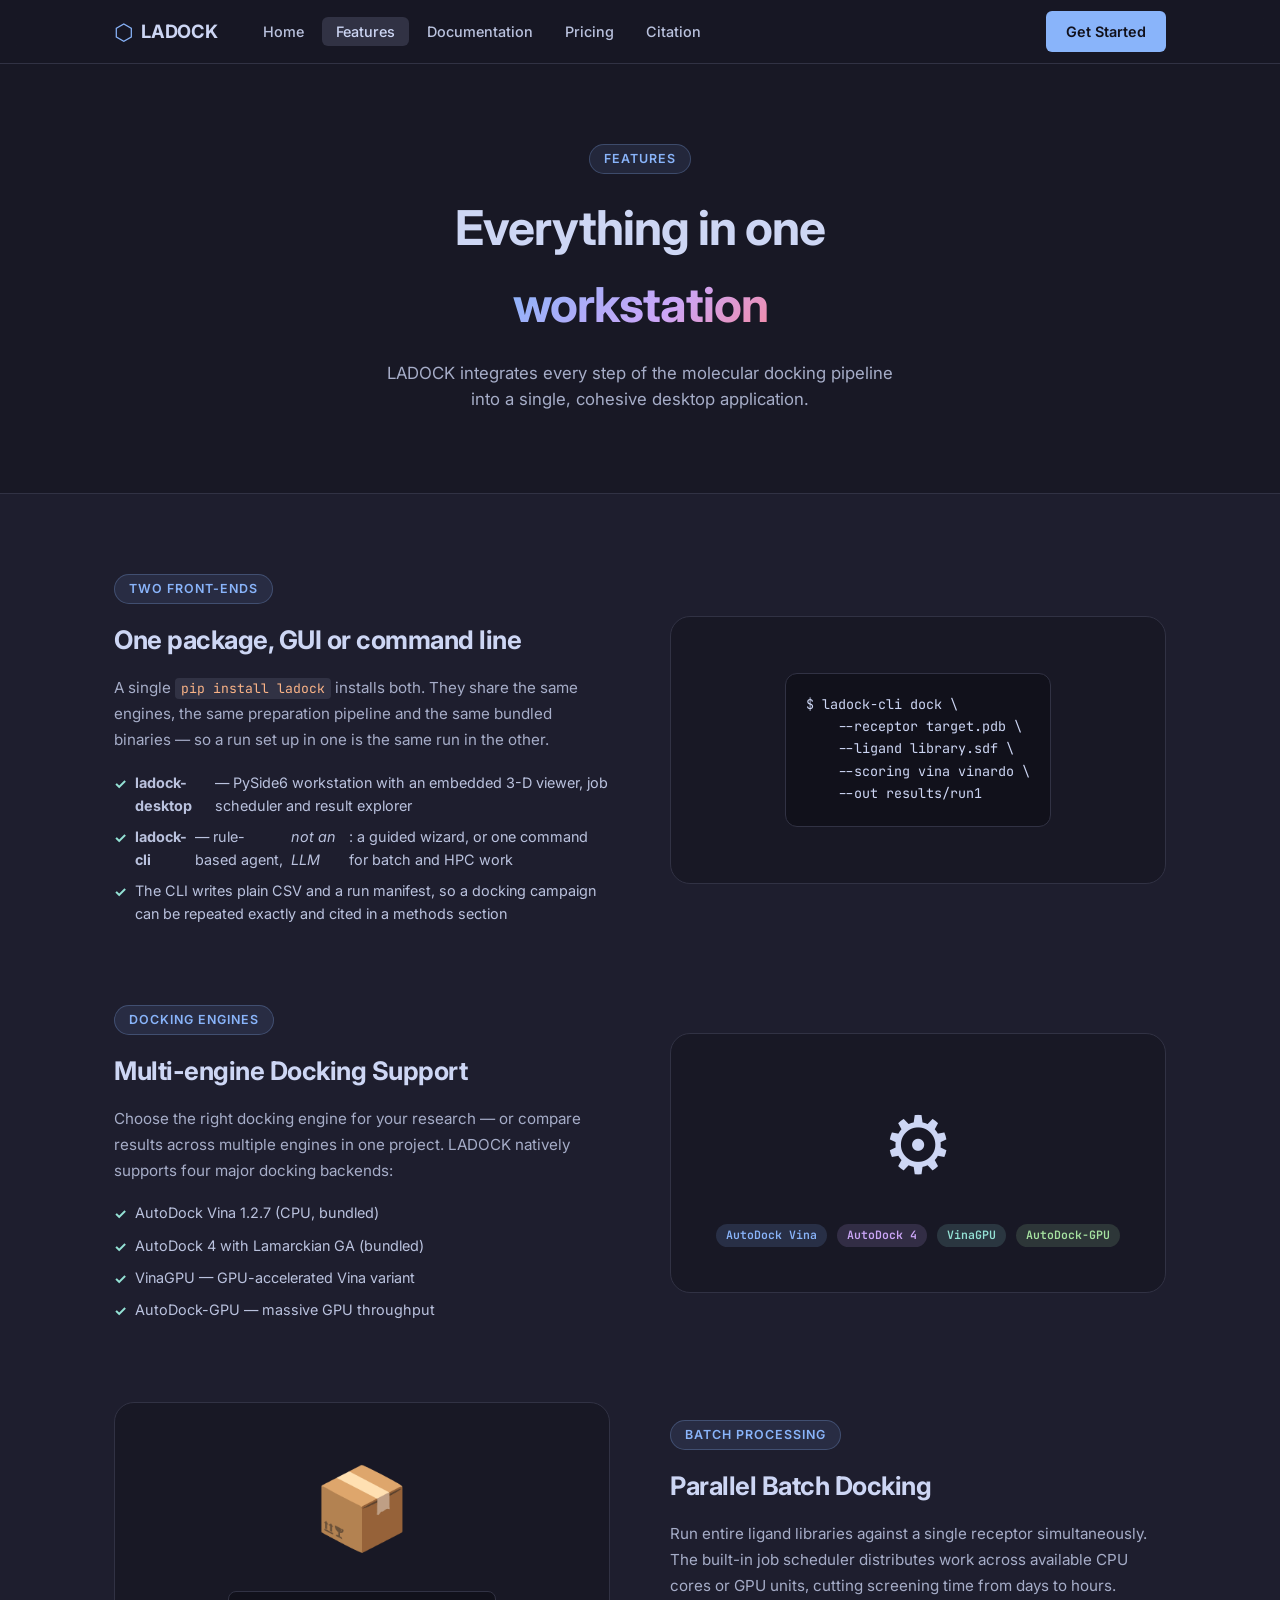
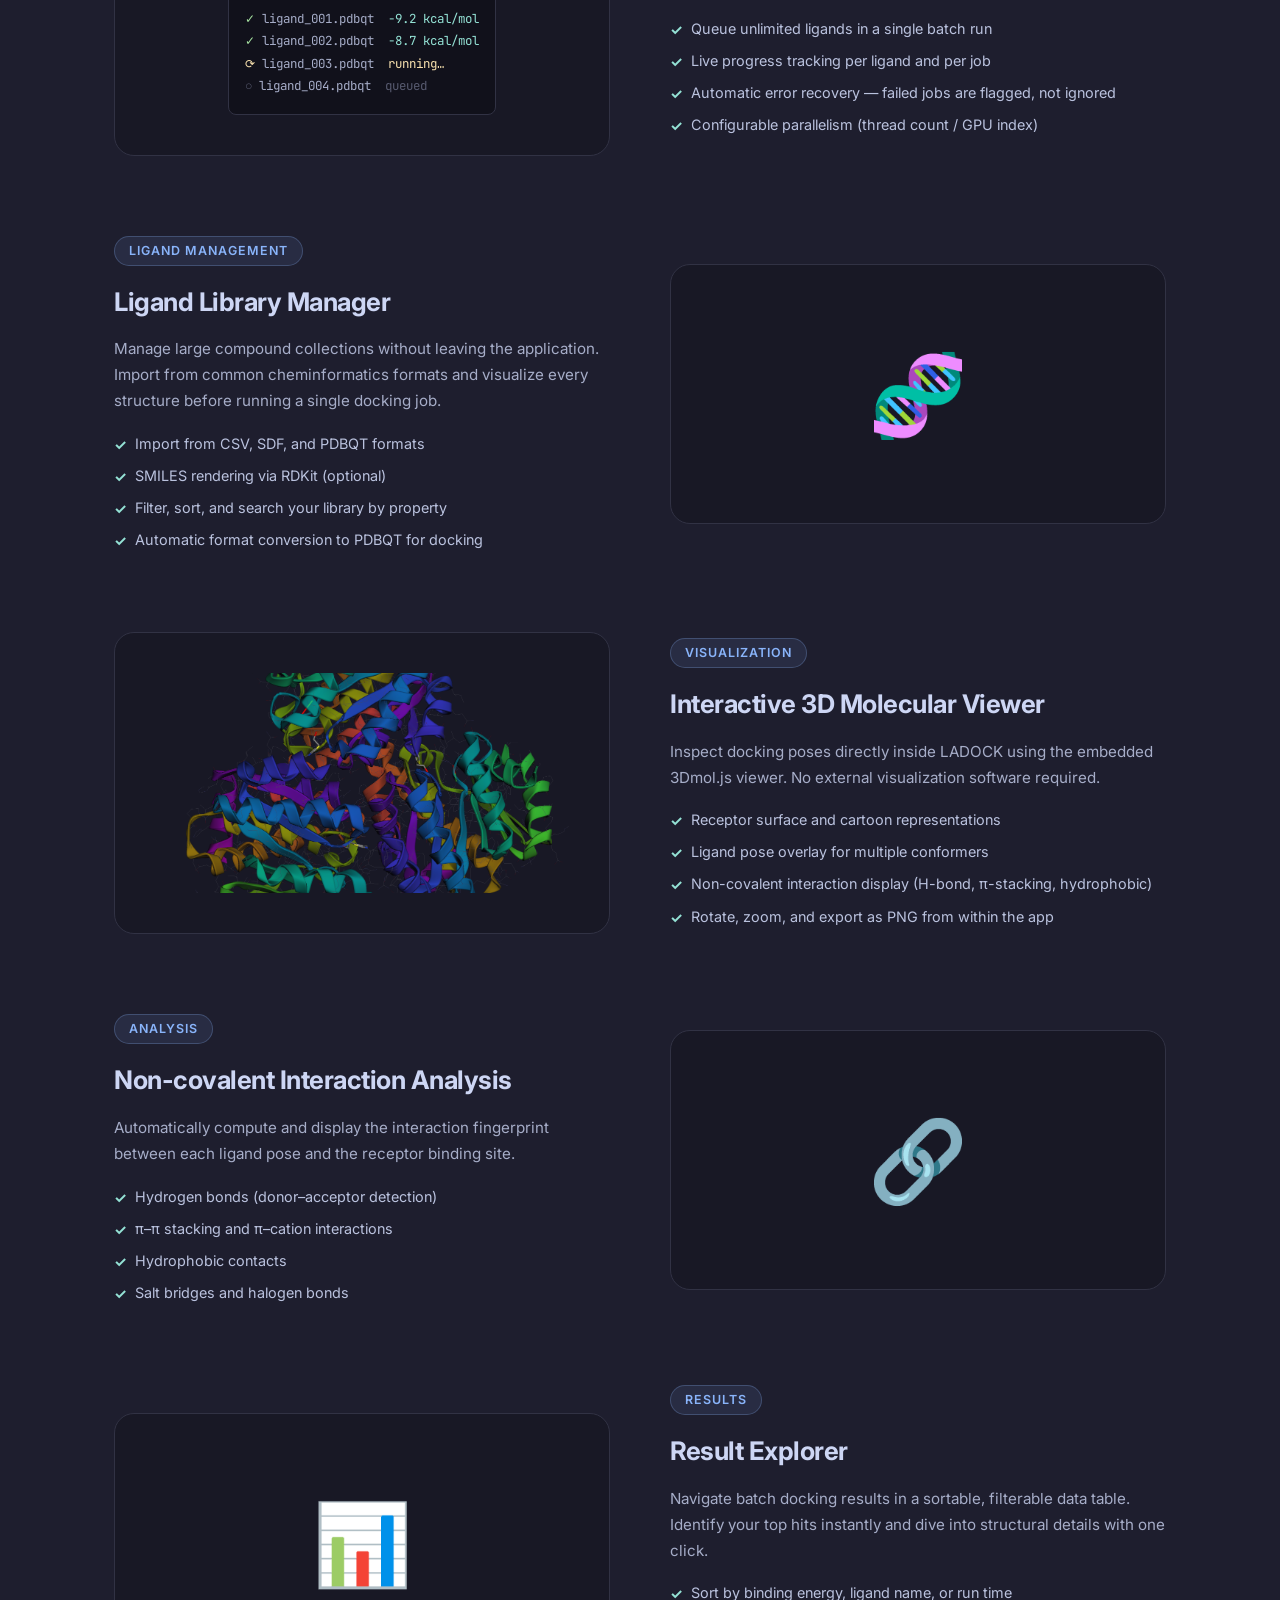
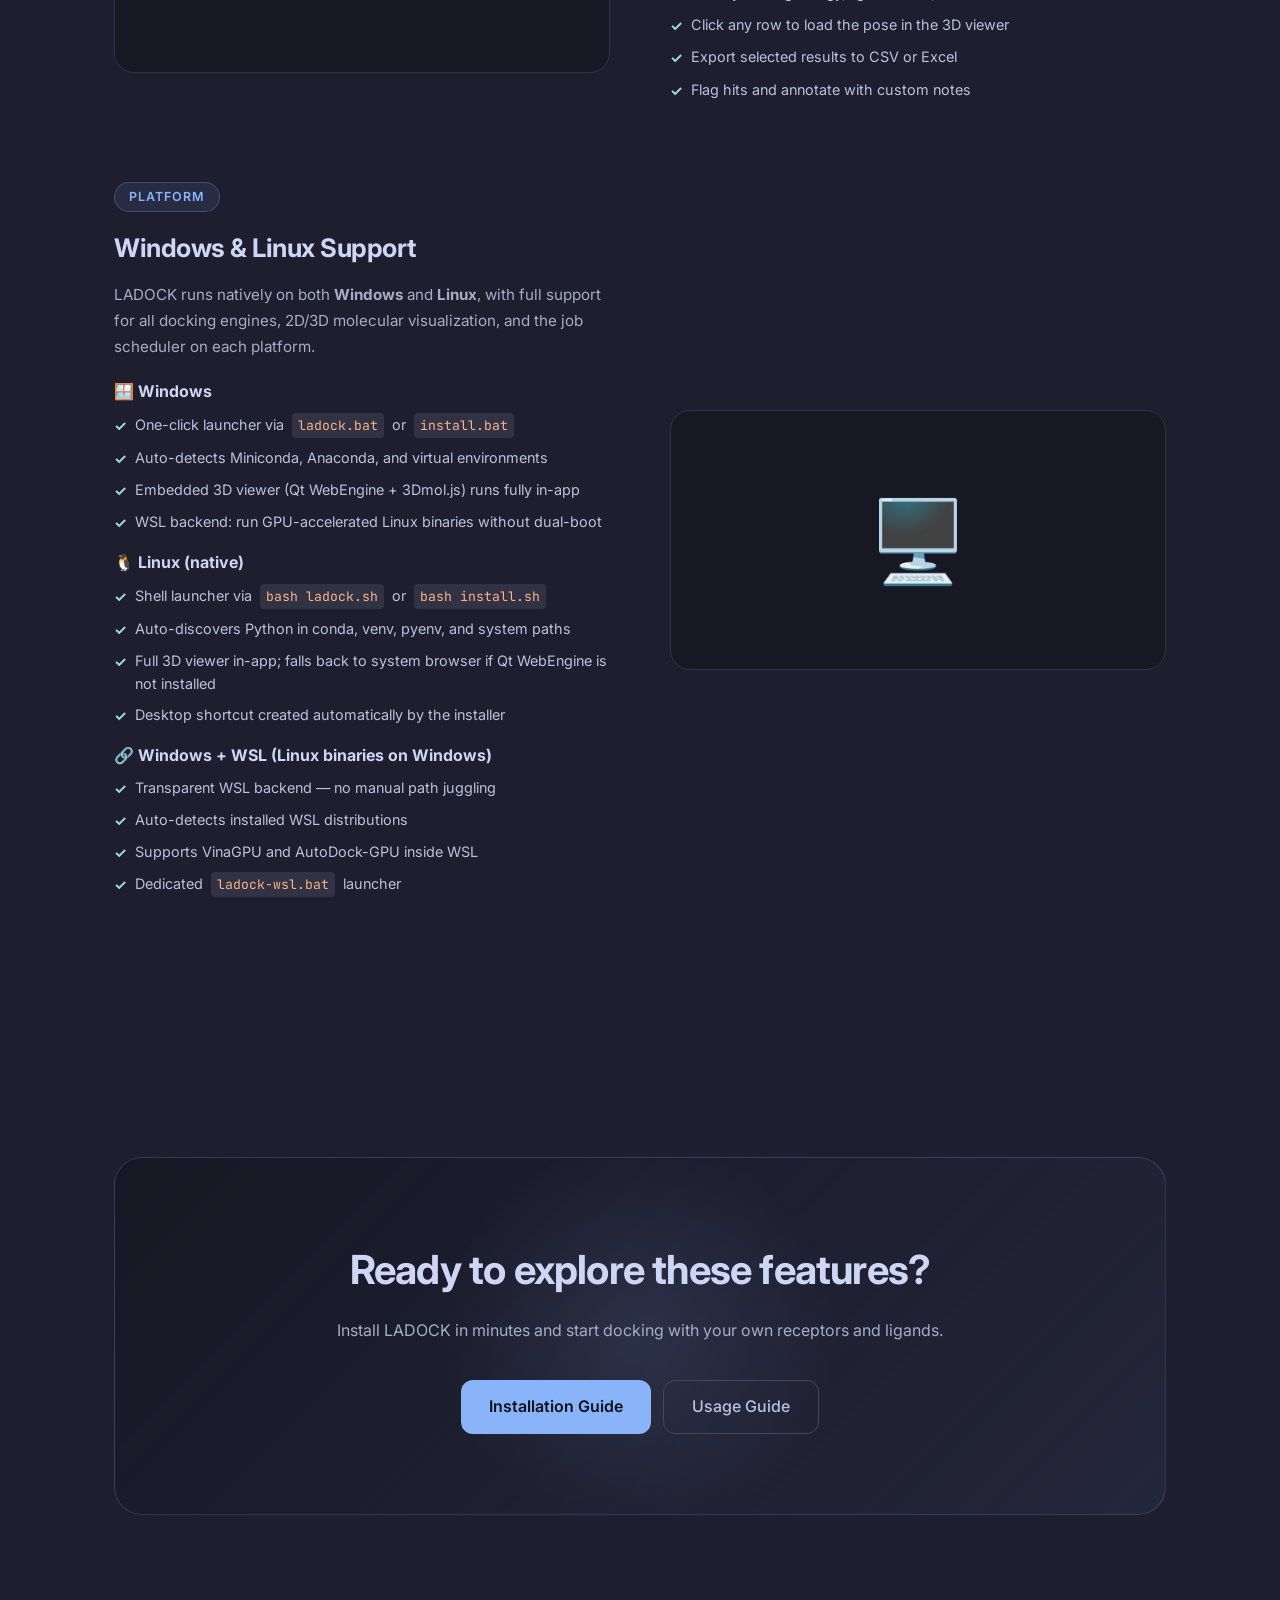
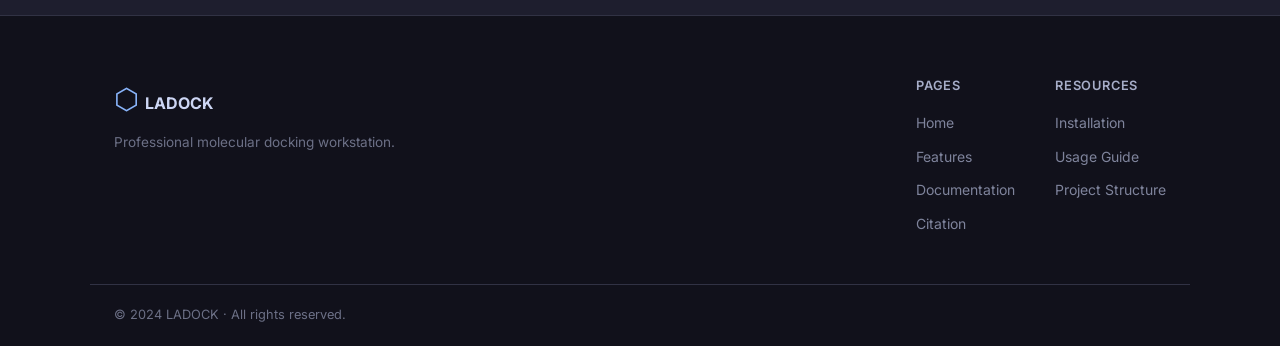
<file: features.html>
<!DOCTYPE html>
<html lang="en">
<head>
  <meta charset="UTF-8" />
  <meta name="viewport" content="width=device-width, initial-scale=1.0" />
  <title>Features — LADOCK</title>
  <link rel="stylesheet" href="style.css" />
  <link href="https://fonts.googleapis.com/css2?family=Inter:wght@300;400;500;600;700&family=JetBrains+Mono:wght@400;500&display=swap" rel="stylesheet" />
</head>
<body>

<nav class="navbar" id="navbar">
  <div class="nav-inner">
    <a href="index.html" class="nav-logo"><span class="logo-icon">⬡</span><span>LADOCK</span></a>
    <ul class="nav-links">
      <li><a href="index.html">Home</a></li>
      <li><a href="features.html" class="active">Features</a></li>
      <li><a href="docs.html">Documentation</a></li>
      <li><a href="pricing.html">Pricing</a></li>
      <li><a href="citation.html">Citation</a></li>
    </ul>
    <a href="docs.html#install" class="btn btn-primary">Get Started</a>
    <button class="nav-toggle" id="navToggle"><span></span><span></span><span></span></button>
  </div>
</nav>

<section class="page-hero">
  <div class="container">
    <span class="section-badge">Features</span>
    <h1>Everything in one<br/><span class="gradient-text">workstation</span></h1>
    <p>LADOCK integrates every step of the molecular docking pipeline into a single, cohesive desktop application.</p>
  </div>
</section>

<section class="features-detail section">
  <div class="container">

    <!-- Two front-ends -->
    <div class="feature-block">
      <div class="feature-block-text">
        <span class="section-badge">Two front-ends</span>
        <h2>One package, GUI or command line</h2>
        <p>A single <code>pip install ladock</code> installs both. They share the same
        engines, the same preparation pipeline and the same bundled binaries — so a run
        set up in one is the same run in the other.</p>
        <ul>
          <li><strong>ladock-desktop</strong> — PySide6 workstation with an embedded 3-D
              viewer, job scheduler and result explorer</li>
          <li><strong>ladock-cli</strong> — rule-based agent, <em>not an LLM</em>: a
              guided wizard, or one command for batch and HPC work</li>
          <li>The CLI writes plain CSV and a run manifest, so a docking campaign can be
              repeated exactly and cited in a methods section</li>
        </ul>
      </div>
      <div class="feature-visual">
        <div style="text-align:center">
          <pre style="text-align:left;font-size:0.8rem;overflow-x:auto"><code>$ ladock-cli dock \
    --receptor target.pdb \
    --ligand library.sdf \
    --scoring vina vinardo \
    --out results/run1</code></pre>
        </div>
      </div>
    </div>

    <!-- Multi-engine Docking -->
    <div class="feature-block">
      <div class="feature-block-text">
        <span class="section-badge">Docking Engines</span>
        <h2>Multi-engine Docking Support</h2>
        <p>Choose the right docking engine for your research — or compare results across multiple engines in one project. LADOCK natively supports four major docking backends:</p>
        <ul>
          <li>AutoDock Vina 1.2.7 (CPU, bundled)</li>
          <li>AutoDock 4 with Lamarckian GA (bundled)</li>
          <li>VinaGPU — GPU-accelerated Vina variant</li>
          <li>AutoDock-GPU — massive GPU throughput</li>
        </ul>
      </div>
      <div class="feature-visual">
        <div style="text-align:center">
          <div class="feature-icon-large">⚙️</div>
          <div style="margin-top:16px;display:flex;gap:10px;flex-wrap:wrap;justify-content:center">
            <span class="badge badge-blue">AutoDock Vina</span>
            <span class="badge badge-purple">AutoDock 4</span>
            <span class="badge badge-teal">VinaGPU</span>
            <span class="badge badge-green">AutoDock-GPU</span>
          </div>
        </div>
      </div>
    </div>

    <!-- Batch Docking -->
    <div class="feature-block reverse">
      <div class="feature-block-text">
        <span class="section-badge">Batch Processing</span>
        <h2>Parallel Batch Docking</h2>
        <p>Run entire ligand libraries against a single receptor simultaneously. The built-in job scheduler distributes work across available CPU cores or GPU units, cutting screening time from days to hours.</p>
        <ul>
          <li>Queue unlimited ligands in a single batch run</li>
          <li>Live progress tracking per ligand and per job</li>
          <li>Automatic error recovery — failed jobs are flagged, not ignored</li>
          <li>Configurable parallelism (thread count / GPU index)</li>
        </ul>
      </div>
      <div class="feature-visual">
        <div style="text-align:center">
          <div class="feature-icon-large">📦</div>
          <div style="margin-top:20px;font-family:var(--font-mono);font-size:0.78rem;color:var(--subtext0);text-align:left;background:var(--crust);padding:16px;border-radius:8px;border:1px solid var(--surface0);line-height:1.8">
            <span style="color:var(--green)">✓</span> ligand_001.pdbqt &nbsp;<span style="color:var(--teal)">−9.2 kcal/mol</span><br/>
            <span style="color:var(--green)">✓</span> ligand_002.pdbqt &nbsp;<span style="color:var(--teal)">−8.7 kcal/mol</span><br/>
            <span style="color:var(--yellow)">⟳</span> ligand_003.pdbqt &nbsp;<span style="color:var(--yellow)">running…</span><br/>
            <span style="color:var(--surface2)">○</span> ligand_004.pdbqt &nbsp;<span style="color:var(--surface2)">queued</span>
          </div>
        </div>
      </div>
    </div>

    <!-- Ligand Library -->
    <div class="feature-block">
      <div class="feature-block-text">
        <span class="section-badge">Ligand Management</span>
        <h2>Ligand Library Manager</h2>
        <p>Manage large compound collections without leaving the application. Import from common cheminformatics formats and visualize every structure before running a single docking job.</p>
        <ul>
          <li>Import from CSV, SDF, and PDBQT formats</li>
          <li>SMILES rendering via RDKit (optional)</li>
          <li>Filter, sort, and search your library by property</li>
          <li>Automatic format conversion to PDBQT for docking</li>
        </ul>
      </div>
      <div class="feature-visual">
        <div class="feature-icon-large">🧬</div>
      </div>
    </div>

    <!-- 3D Viewer -->
    <div class="feature-block reverse">
      <div class="feature-block-text">
        <span class="section-badge">Visualization</span>
        <h2>Interactive 3D Molecular Viewer</h2>
        <p>Inspect docking poses directly inside LADOCK using the embedded 3Dmol.js viewer. No external visualization software required.</p>
        <ul>
          <li>Receptor surface and cartoon representations</li>
          <li>Ligand pose overlay for multiple conformers</li>
          <li>Non-covalent interaction display (H-bond, π-stacking, hydrophobic)</li>
          <li>Rotate, zoom, and export as PNG from within the app</li>
        </ul>
      </div>
      <div class="feature-visual">
        <img src="ladock_viewer.png" alt="3D viewer" style="border-radius:12px;max-height:220px;object-fit:cover;width:100%" />
      </div>
    </div>

    <!-- Interaction Analysis -->
    <div class="feature-block">
      <div class="feature-block-text">
        <span class="section-badge">Analysis</span>
        <h2>Non-covalent Interaction Analysis</h2>
        <p>Automatically compute and display the interaction fingerprint between each ligand pose and the receptor binding site.</p>
        <ul>
          <li>Hydrogen bonds (donor–acceptor detection)</li>
          <li>π–π stacking and π–cation interactions</li>
          <li>Hydrophobic contacts</li>
          <li>Salt bridges and halogen bonds</li>
        </ul>
      </div>
      <div class="feature-visual">
        <div class="feature-icon-large">🔗</div>
      </div>
    </div>

    <!-- Result Explorer -->
    <div class="feature-block reverse">
      <div class="feature-block-text">
        <span class="section-badge">Results</span>
        <h2>Result Explorer</h2>
        <p>Navigate batch docking results in a sortable, filterable data table. Identify your top hits instantly and dive into structural details with one click.</p>
        <ul>
          <li>Sort by binding energy, ligand name, or run time</li>
          <li>Click any row to load the pose in the 3D viewer</li>
          <li>Export selected results to CSV or Excel</li>
          <li>Flag hits and annotate with custom notes</li>
        </ul>
      </div>
      <div class="feature-visual">
        <div class="feature-icon-large">📊</div>
      </div>
    </div>

    <!-- Platform Support -->
    <div class="feature-block">
      <div class="feature-block-text">
        <span class="section-badge">Platform</span>
        <h2>Windows &amp; Linux Support</h2>
        <p>LADOCK runs natively on both <strong>Windows</strong> and <strong>Linux</strong>, with full support for all docking engines, 2D/3D molecular visualization, and the job scheduler on each platform.</p>

        <h3 style="margin-top:1.2rem;margin-bottom:0.5rem;font-size:1rem;">🪟 Windows</h3>
        <ul>
          <li>One-click launcher via <code>ladock.bat</code> or <code>install.bat</code></li>
          <li>Auto-detects Miniconda, Anaconda, and virtual environments</li>
          <li>Embedded 3D viewer (Qt WebEngine + 3Dmol.js) runs fully in-app</li>
          <li>WSL backend: run GPU-accelerated Linux binaries without dual-boot</li>
        </ul>

        <h3 style="margin-top:1rem;margin-bottom:0.5rem;font-size:1rem;">🐧 Linux (native)</h3>
        <ul>
          <li>Shell launcher via <code>bash ladock.sh</code> or <code>bash install.sh</code></li>
          <li>Auto-discovers Python in conda, venv, pyenv, and system paths</li>
          <li>Full 3D viewer in-app; falls back to system browser if Qt WebEngine is not installed</li>
          <li>Desktop shortcut created automatically by the installer</li>
        </ul>

        <h3 style="margin-top:1rem;margin-bottom:0.5rem;font-size:1rem;">🔗 Windows + WSL (Linux binaries on Windows)</h3>
        <ul>
          <li>Transparent WSL backend — no manual path juggling</li>
          <li>Auto-detects installed WSL distributions</li>
          <li>Supports VinaGPU and AutoDock-GPU inside WSL</li>
          <li>Dedicated <code>ladock-wsl.bat</code> launcher</li>
        </ul>
      </div>
      <div class="feature-visual">
        <div class="feature-icon-large">🖥️</div>
      </div>
    </div>

  </div>
</section>

<!-- CTA -->
<section class="section cta-section">
  <div class="container">
    <div class="cta-box">
      <div class="cta-orb"></div>
      <h2>Ready to explore these features?</h2>
      <p>Install LADOCK in minutes and start docking with your own receptors and ligands.</p>
      <div class="cta-actions">
        <a href="docs.html#install" class="btn btn-primary btn-lg">Installation Guide</a>
        <a href="docs.html#usage" class="btn btn-ghost btn-lg">Usage Guide</a>
      </div>
    </div>
  </div>
</section>

<footer class="footer">
  <div class="container footer-inner">
    <div class="footer-brand">
      <span class="logo-icon">⬡</span><span class="footer-name">LADOCK</span>
      <p>Professional molecular docking workstation.</p>
    </div>
    <div class="footer-links">
      <div class="footer-col">
        <h4>Pages</h4>
        <ul>
          <li><a href="index.html">Home</a></li>
          <li><a href="features.html">Features</a></li>
          <li><a href="docs.html">Documentation</a></li>
          <li><a href="citation.html">Citation</a></li>
        </ul>
      </div>
      <div class="footer-col">
        <h4>Resources</h4>
        <ul>
          <li><a href="docs.html#install">Installation</a></li>
          <li><a href="docs.html#usage">Usage Guide</a></li>
          <li><a href="docs.html#structure">Project Structure</a></li>
        </ul>
      </div>
    </div>
  </div>
  <div class="footer-bottom">
    <p>© 2024 LADOCK · All rights reserved.</p>

  </div>
</footer>

<script src="main.js"></script>
</body>
</html>
</file>
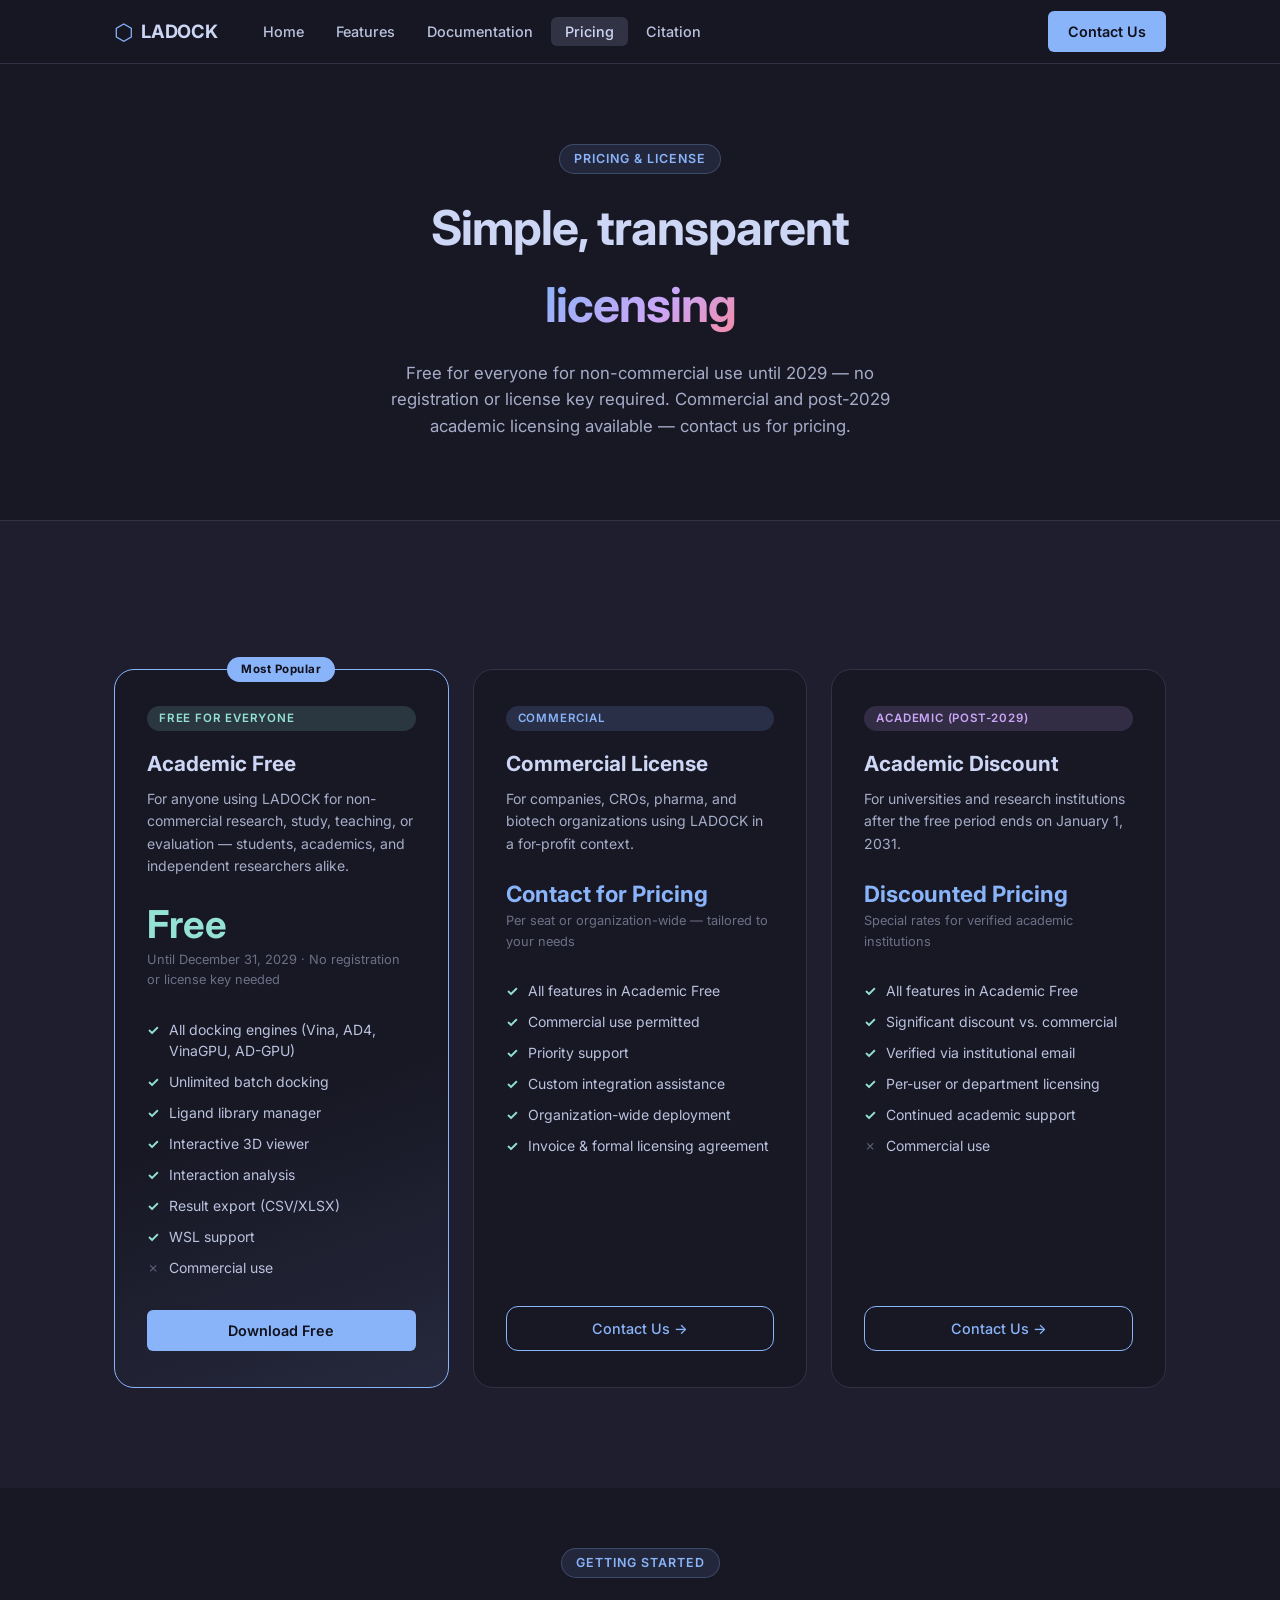
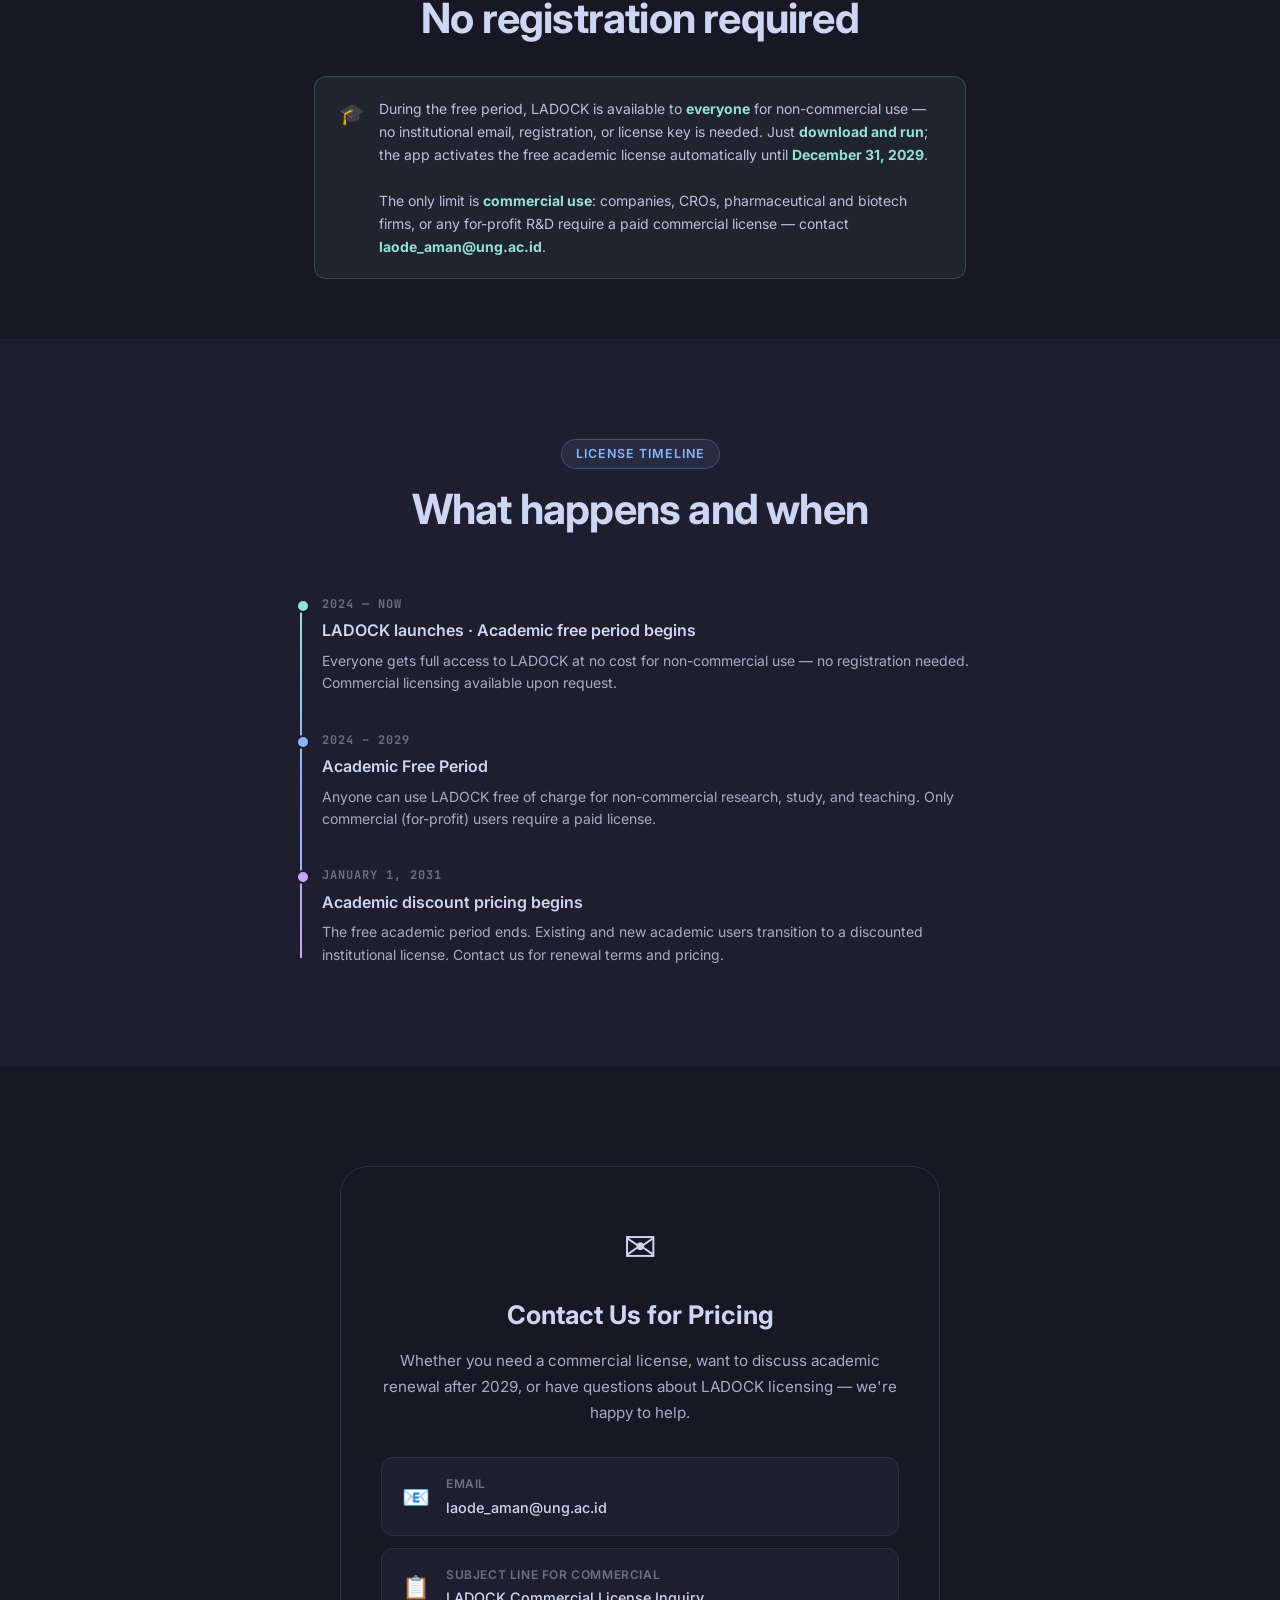
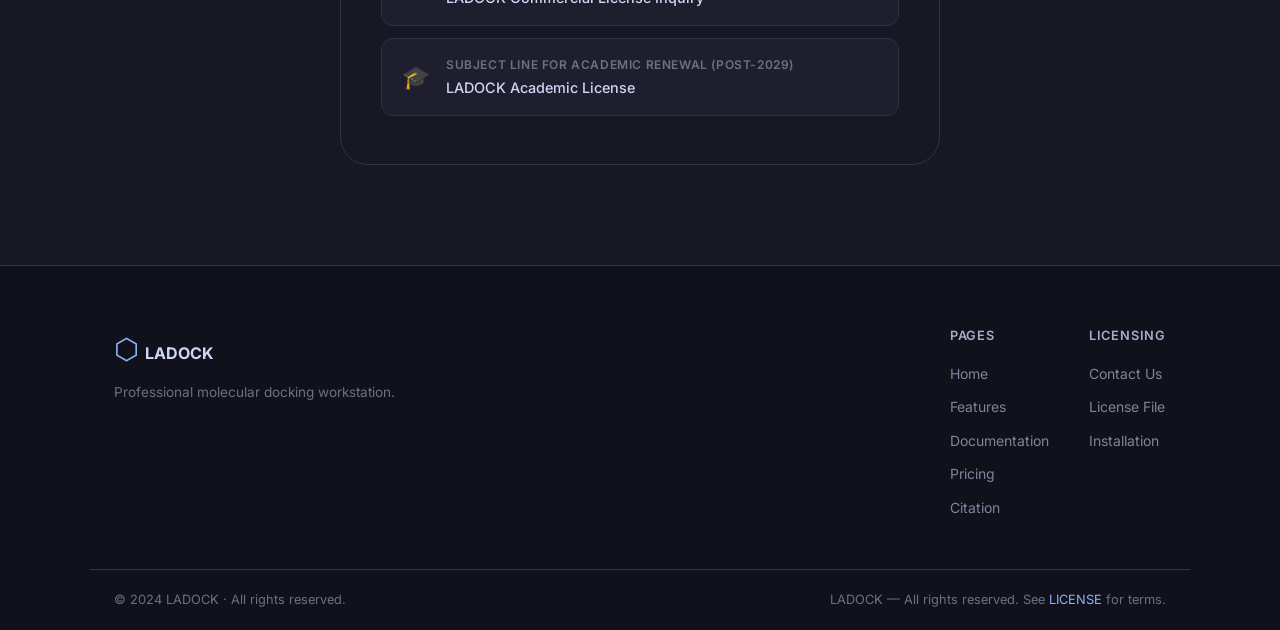
<file: pricing.html>
<!DOCTYPE html>
<html lang="en">
<head>
  <meta charset="UTF-8" />
  <meta name="viewport" content="width=device-width, initial-scale=1.0" />
  <title>Pricing &amp; License — LADOCK</title>
  <link rel="stylesheet" href="style.css" />
  <link href="https://fonts.googleapis.com/css2?family=Inter:wght@300;400;500;600;700&family=JetBrains+Mono:wght@400;500&display=swap" rel="stylesheet" />
  <style>
    /* ── Pricing-specific styles ── */
    .pricing-grid {
      display: grid;
      grid-template-columns: repeat(auto-fit, minmax(280px, 1fr));
      gap: 24px;
      margin-top: 48px;
    }

    .pricing-card {
      background: var(--mantle);
      border: 1px solid var(--surface0);
      border-radius: var(--radius-lg);
      padding: 36px 32px;
      display: flex;
      flex-direction: column;
      transition: all 0.2s;
      position: relative;
    }
    .pricing-card:hover {
      transform: translateY(-4px);
      box-shadow: var(--shadow-card);
    }
    .pricing-card.featured {
      border-color: var(--blue);
      background: linear-gradient(160deg, var(--mantle) 60%, rgba(137,180,250,0.07) 100%);
    }
    .pricing-card.featured::before {
      content: 'Most Popular';
      position: absolute;
      top: -13px;
      left: 50%;
      transform: translateX(-50%);
      background: var(--blue);
      color: var(--crust);
      font-size: 0.72rem;
      font-weight: 700;
      padding: 3px 14px;
      border-radius: 100px;
      white-space: nowrap;
      letter-spacing: 0.5px;
    }

    .plan-badge {
      display: inline-block;
      padding: 3px 12px;
      border-radius: 100px;
      font-size: 0.72rem;
      font-weight: 600;
      text-transform: uppercase;
      letter-spacing: 0.8px;
      margin-bottom: 16px;
    }
    .plan-badge.academic { background: rgba(148,226,213,0.15); color: var(--teal); }
    .plan-badge.commercial { background: rgba(137,180,250,0.15); color: var(--blue); }
    .plan-badge.post { background: rgba(203,166,247,0.15); color: var(--mauve); }

    .plan-name {
      font-size: 1.3rem;
      font-weight: 700;
      color: var(--text);
      margin-bottom: 8px;
    }
    .plan-desc {
      font-size: 0.875rem;
      color: var(--subtext0);
      line-height: 1.6;
      margin-bottom: 28px;
    }

    .plan-price {
      margin-bottom: 28px;
    }
    .price-amount {
      font-size: 2.4rem;
      font-weight: 700;
      color: var(--text);
      line-height: 1;
    }
    .price-amount.free { color: var(--teal); }
    .price-amount.contact { font-size: 1.4rem; color: var(--blue); }
    .price-note {
      font-size: 0.8rem;
      color: var(--overlay0);
      margin-top: 6px;
    }

    .plan-features {
      list-style: none;
      display: flex;
      flex-direction: column;
      gap: 10px;
      margin-bottom: 32px;
      flex: 1;
    }
    .plan-features li {
      display: flex;
      align-items: flex-start;
      gap: 10px;
      font-size: 0.875rem;
      color: var(--subtext1);
      line-height: 1.5;
    }
    .plan-features li .check { color: var(--teal); flex-shrink: 0; font-weight: 700; }
    .plan-features li .cross { color: var(--surface2); flex-shrink: 0; }

    .plan-action { margin-top: auto; }

    /* Timeline */
    .timeline {
      max-width: 700px;
      margin: 0 auto;
      position: relative;
      padding-left: 32px;
    }
    .timeline::before {
      content: '';
      position: absolute;
      left: 10px;
      top: 8px;
      bottom: 8px;
      width: 2px;
      background: linear-gradient(to bottom, var(--teal), var(--blue), var(--mauve));
    }
    .timeline-item {
      position: relative;
      margin-bottom: 36px;
    }
    .timeline-item:last-child { margin-bottom: 0; }
    .timeline-dot {
      position: absolute;
      left: -26px;
      top: 4px;
      width: 14px;
      height: 14px;
      border-radius: 50%;
      border: 2px solid var(--base);
    }
    .timeline-dot.teal { background: var(--teal); }
    .timeline-dot.blue { background: var(--blue); }
    .timeline-dot.mauve { background: var(--mauve); }

    .timeline-year {
      font-size: 0.75rem;
      font-weight: 700;
      text-transform: uppercase;
      letter-spacing: 1px;
      color: var(--overlay0);
      margin-bottom: 4px;
      font-family: var(--font-mono);
    }
    .timeline-title {
      font-size: 1rem;
      font-weight: 600;
      color: var(--text);
      margin-bottom: 6px;
    }
    .timeline-desc {
      font-size: 0.875rem;
      color: var(--subtext0);
      line-height: 1.6;
    }

    /* Contact form */
    .contact-box {
      max-width: 600px;
      margin: 0 auto;
      background: var(--mantle);
      border: 1px solid var(--surface0);
      border-radius: var(--radius-xl);
      padding: 48px 40px;
      text-align: center;
    }
    .contact-box h2 { font-size: 1.6rem; font-weight: 700; margin-bottom: 12px; }
    .contact-box p { color: var(--subtext0); font-size: 0.95rem; margin-bottom: 32px; line-height: 1.7; }

    .contact-options {
      display: flex;
      flex-direction: column;
      gap: 12px;
      text-align: left;
    }
    .contact-option {
      display: flex;
      align-items: center;
      gap: 16px;
      background: var(--base);
      border: 1px solid var(--surface0);
      border-radius: var(--radius);
      padding: 16px 20px;
      transition: border-color 0.2s;
    }
    .contact-option:hover { border-color: rgba(137,180,250,0.4); }
    .contact-option-icon { font-size: 1.4rem; flex-shrink: 0; }
    .contact-option-label { font-size: 0.75rem; color: var(--overlay0); text-transform: uppercase; letter-spacing: 0.6px; font-weight: 600; }
    .contact-option-value { font-size: 0.9rem; color: var(--text); font-weight: 500; margin-top: 2px; }

    .verify-box {
      background: rgba(148,226,213,0.06);
      border: 1px solid rgba(148,226,213,0.2);
      border-radius: var(--radius);
      padding: 20px 24px;
      display: flex;
      gap: 14px;
      align-items: flex-start;
      text-align: left;
    }
    .verify-box-icon { font-size: 1.3rem; flex-shrink: 0; }
    .verify-box-text { font-size: 0.875rem; color: var(--subtext1); line-height: 1.65; }
    .verify-box-text strong { color: var(--teal); }

    @media (max-width: 600px) {
      .contact-box { padding: 32px 20px; }
    }
  </style>
</head>
<body>

<nav class="navbar" id="navbar">
  <div class="nav-inner">
    <a href="index.html" class="nav-logo"><span class="logo-icon">⬡</span><span>LADOCK</span></a>
    <ul class="nav-links">
      <li><a href="index.html">Home</a></li>
      <li><a href="features.html">Features</a></li>
      <li><a href="docs.html">Documentation</a></li>
      <li><a href="pricing.html" class="active">Pricing</a></li>
      <li><a href="citation.html">Citation</a></li>
    </ul>
    <a href="#contact" class="btn btn-primary">Contact Us</a>
    <button class="nav-toggle" id="navToggle"><span></span><span></span><span></span></button>
  </div>
</nav>

<!-- Hero -->
<section class="page-hero">
  <div class="container">
    <span class="section-badge">Pricing &amp; License</span>
    <h1>Simple, transparent<br/><span class="gradient-text">licensing</span></h1>
    <p>Free for everyone for non-commercial use until 2029 — no registration or license key required. Commercial and post-2029 academic licensing available — contact us for pricing.</p>
  </div>
</section>

<!-- Pricing Cards -->
<section class="section" style="background:var(--base)">
  <div class="container">
    <div class="pricing-grid">

      <!-- Academic Free -->
      <div class="pricing-card featured">
        <span class="plan-badge academic">Free for everyone</span>
        <div class="plan-name">Academic Free</div>
        <div class="plan-desc">For anyone using LADOCK for non-commercial research, study, teaching, or evaluation — students, academics, and independent researchers alike.</div>
        <div class="plan-price">
          <div class="price-amount free">Free</div>
          <div class="price-note">Until December 31, 2029 · No registration or license key needed</div>
        </div>
        <ul class="plan-features">
          <li><span class="check">✓</span> All docking engines (Vina, AD4, VinaGPU, AD-GPU)</li>
          <li><span class="check">✓</span> Unlimited batch docking</li>
          <li><span class="check">✓</span> Ligand library manager</li>
          <li><span class="check">✓</span> Interactive 3D viewer</li>
          <li><span class="check">✓</span> Interaction analysis</li>
          <li><span class="check">✓</span> Result export (CSV/XLSX)</li>
          <li><span class="check">✓</span> WSL support</li>
          <li><span class="cross">✗</span> Commercial use</li>
        </ul>
        <div class="plan-action">
          <a href="docs.html#install" class="btn btn-primary" style="width:100%;justify-content:center">Download Free</a>
        </div>
      </div>

      <!-- Commercial -->
      <div class="pricing-card">
        <span class="plan-badge commercial">Commercial</span>
        <div class="plan-name">Commercial License</div>
        <div class="plan-desc">For companies, CROs, pharma, and biotech organizations using LADOCK in a for-profit context.</div>
        <div class="plan-price">
          <div class="price-amount contact">Contact for Pricing</div>
          <div class="price-note">Per seat or organization-wide — tailored to your needs</div>
        </div>
        <ul class="plan-features">
          <li><span class="check">✓</span> All features in Academic Free</li>
          <li><span class="check">✓</span> Commercial use permitted</li>
          <li><span class="check">✓</span> Priority support</li>
          <li><span class="check">✓</span> Custom integration assistance</li>
          <li><span class="check">✓</span> Organization-wide deployment</li>
          <li><span class="check">✓</span> Invoice &amp; formal licensing agreement</li>
        </ul>
        <div class="plan-action">
          <a href="#contact" class="btn btn-outline" style="width:100%;justify-content:center">Contact Us →</a>
        </div>
      </div>

      <!-- Post-2029 Academic -->
      <div class="pricing-card">
        <span class="plan-badge post">Academic (Post-2029)</span>
        <div class="plan-name">Academic Discount</div>
        <div class="plan-desc">For universities and research institutions after the free period ends on January 1, 2031.</div>
        <div class="plan-price">
          <div class="price-amount contact">Discounted Pricing</div>
          <div class="price-note">Special rates for verified academic institutions</div>
        </div>
        <ul class="plan-features">
          <li><span class="check">✓</span> All features in Academic Free</li>
          <li><span class="check">✓</span> Significant discount vs. commercial</li>
          <li><span class="check">✓</span> Verified via institutional email</li>
          <li><span class="check">✓</span> Per-user or department licensing</li>
          <li><span class="check">✓</span> Continued academic support</li>
          <li><span class="cross">✗</span> Commercial use</li>
        </ul>
        <div class="plan-action">
          <a href="#contact" class="btn btn-outline" style="width:100%;justify-content:center">Contact Us →</a>
        </div>
      </div>

    </div>
  </div>
</section>

<!-- How to get it -->
<section class="section" style="background:var(--mantle);padding-top:60px;padding-bottom:60px">
  <div class="container" style="max-width:700px">
    <div class="section-header" style="margin-bottom:32px">
      <span class="section-badge">Getting started</span>
      <h2>No registration required</h2>
    </div>
    <div class="verify-box">
      <div class="verify-box-icon">🎓</div>
      <div class="verify-box-text">
        During the free period, LADOCK is available to <strong>everyone</strong> for
        non-commercial use — no institutional email, registration, or license key is
        needed. Just <strong>download and run</strong>; the app activates the free
        academic license automatically until <strong>December 31, 2029</strong>.
        <br/><br/>
        The only limit is <strong>commercial use</strong>: companies, CROs,
        pharmaceutical and biotech firms, or any for-profit R&amp;D require a paid
        commercial license — contact <strong>laode_aman@ung.ac.id</strong>.
      </div>
    </div>
  </div>
</section>

<!-- License Timeline -->
<section class="section" style="background:var(--base)">
  <div class="container">
    <div class="section-header">
      <span class="section-badge">License Timeline</span>
      <h2>What happens and when</h2>
    </div>
    <div class="timeline">
      <div class="timeline-item">
        <div class="timeline-dot teal"></div>
        <div class="timeline-year">2024 — Now</div>
        <div class="timeline-title">LADOCK launches · Academic free period begins</div>
        <div class="timeline-desc">Everyone gets full access to LADOCK at no cost for non-commercial use — no registration needed. Commercial licensing available upon request.</div>
      </div>
      <div class="timeline-item">
        <div class="timeline-dot blue"></div>
        <div class="timeline-year">2024 – 2029</div>
        <div class="timeline-title">Academic Free Period</div>
        <div class="timeline-desc">Anyone can use LADOCK free of charge for non-commercial research, study, and teaching. Only commercial (for-profit) users require a paid license.</div>
      </div>
      <div class="timeline-item">
        <div class="timeline-dot mauve"></div>
        <div class="timeline-year">January 1, 2031</div>
        <div class="timeline-title">Academic discount pricing begins</div>
        <div class="timeline-desc">The free academic period ends. Existing and new academic users transition to a discounted institutional license. Contact us for renewal terms and pricing.</div>
      </div>
    </div>
  </div>
</section>

<!-- Contact -->
<section class="section" id="contact" style="background:var(--mantle)">
  <div class="container">
    <div class="contact-box">
      <div style="font-size:2.5rem;margin-bottom:16px">✉️</div>
      <h2>Contact Us for Pricing</h2>
      <p>Whether you need a commercial license, want to discuss academic renewal after 2029, or have questions about LADOCK licensing — we're happy to help.</p>
      <div class="contact-options">
        <div class="contact-option">
          <div class="contact-option-icon">📧</div>
          <div>
            <div class="contact-option-label">Email</div>
            <div class="contact-option-value">laode_aman@ung.ac.id</div>
          </div>
        </div>
        <div class="contact-option">
          <div class="contact-option-icon">📋</div>
          <div>
            <div class="contact-option-label">Subject line for commercial</div>
            <div class="contact-option-value">LADOCK Commercial License Inquiry</div>
          </div>
        </div>
        <div class="contact-option">
          <div class="contact-option-icon">🎓</div>
          <div>
            <div class="contact-option-label">Subject line for academic renewal (post-2029)</div>
            <div class="contact-option-value">LADOCK Academic License</div>
          </div>
        </div>
      </div>
    </div>
  </div>
</section>

<footer class="footer">
  <div class="container footer-inner">
    <div class="footer-brand">
      <span class="logo-icon">⬡</span><span class="footer-name">LADOCK</span>
      <p>Professional molecular docking workstation.</p>
    </div>
    <div class="footer-links">
      <div class="footer-col">
        <h4>Pages</h4>
        <ul>
          <li><a href="index.html">Home</a></li>
          <li><a href="features.html">Features</a></li>
          <li><a href="docs.html">Documentation</a></li>
          <li><a href="pricing.html">Pricing</a></li>
          <li><a href="citation.html">Citation</a></li>
        </ul>
      </div>
      <div class="footer-col">
        <h4>Licensing</h4>
        <ul>
          <li><a href="pricing.html#contact">Contact Us</a></li>
          <li><a href="LICENSE">License File</a></li>
          <li><a href="docs.html#install">Installation</a></li>
        </ul>
      </div>
    </div>
  </div>
  <div class="footer-bottom">
    <p>© 2024 LADOCK · All rights reserved.</p>
    <p>LADOCK — All rights reserved. See <a href="LICENSE" style="color:var(--blue)">LICENSE</a> for terms.</p>
  </div>
</footer>

<script src="main.js"></script>
</body>
</html>
</file>
<file: style.css>
/* ============================================================
   LADOCK Website — style.css
   Theme: Dark, Catppuccin-inspired (Mocha palette)
   ============================================================ */

:root {
  --base:    #1e1e2e;
  --mantle:  #181825;
  --crust:   #11111b;
  --surface0: #313244;
  --surface1: #45475a;
  --surface2: #585b70;
  --overlay0: #6c7086;
  --overlay1: #7f849c;
  --text:    #cdd6f4;
  --subtext0: #a6adc8;
  --subtext1: #bac2de;
  --blue:    #89b4fa;
  --sapphire:#74c7ec;
  --sky:     #89dceb;
  --teal:    #94e2d5;
  --green:   #a6e3a1;
  --mauve:   #cba6f7;
  --pink:    #f38ba8;
  --peach:   #fab387;
  --yellow:  #f9e2af;
  --lavender:#b4befe;

  --accent:  var(--blue);
  --accent2: var(--mauve);

  --radius-sm: 6px;
  --radius:    12px;
  --radius-lg: 20px;
  --radius-xl: 28px;

  --shadow-card: 0 4px 24px rgba(0,0,0,0.4);
  --shadow-glow: 0 0 40px rgba(137,180,250,0.15);

  --font-sans: 'Inter', system-ui, sans-serif;
  --font-mono: 'JetBrains Mono', 'Fira Code', monospace;

  --nav-h: 64px;
}

*, *::before, *::after { box-sizing: border-box; margin: 0; padding: 0; }

html { scroll-behavior: smooth; }

body {
  font-family: var(--font-sans);
  background: var(--base);
  color: var(--text);
  line-height: 1.6;
  -webkit-font-smoothing: antialiased;
}

a { color: var(--blue); text-decoration: none; }
a:hover { color: var(--lavender); }

img { max-width: 100%; display: block; }

.container {
  max-width: 1100px;
  margin: 0 auto;
  padding: 0 24px;
}

/* ── Buttons ─────────────────────────────────────────────── */
.btn {
  display: inline-flex;
  align-items: center;
  gap: 8px;
  padding: 9px 20px;
  border-radius: var(--radius-sm);
  font-size: 0.9rem;
  font-weight: 500;
  cursor: pointer;
  border: none;
  transition: all 0.18s ease;
  white-space: nowrap;
}
.btn-lg { padding: 13px 28px; font-size: 1rem; border-radius: var(--radius); }

.btn-primary {
  background: var(--blue);
  color: var(--crust);
  font-weight: 600;
}
.btn-primary:hover { background: var(--lavender); color: var(--crust); transform: translateY(-1px); box-shadow: 0 6px 20px rgba(137,180,250,0.3); }

.btn-ghost {
  background: transparent;
  color: var(--subtext1);
  border: 1.5px solid var(--surface1);
}
.btn-ghost:hover { border-color: var(--blue); color: var(--blue); }

.btn-outline {
  background: transparent;
  color: var(--blue);
  border: 1.5px solid var(--blue);
  padding: 10px 24px;
  border-radius: var(--radius);
}
.btn-outline:hover { background: var(--blue); color: var(--crust); }

/* ── Navbar ──────────────────────────────────────────────── */
.navbar {
  position: fixed;
  top: 0; left: 0; right: 0;
  height: var(--nav-h);
  z-index: 100;
  background: rgba(24,24,37,0.8);
  backdrop-filter: blur(16px);
  -webkit-backdrop-filter: blur(16px);
  border-bottom: 1px solid var(--surface0);
  transition: background 0.2s;
}
.navbar.scrolled { background: rgba(17,17,27,0.95); }

.nav-inner {
  max-width: 1100px;
  margin: 0 auto;
  padding: 0 24px;
  height: 100%;
  display: flex;
  align-items: center;
  gap: 32px;
}

.nav-logo {
  display: flex;
  align-items: center;
  gap: 8px;
  font-size: 1.15rem;
  font-weight: 700;
  color: var(--text);
  letter-spacing: -0.3px;
}
.nav-logo:hover { color: var(--blue); }
.logo-icon { font-size: 1.4rem; color: var(--blue); }

.nav-links {
  display: flex;
  list-style: none;
  gap: 4px;
  margin: 0;
  flex: 1;
}
.nav-links a {
  padding: 6px 14px;
  border-radius: var(--radius-sm);
  font-size: 0.9rem;
  color: var(--subtext1);
  font-weight: 500;
  transition: all 0.15s;
}
.nav-links a:hover, .nav-links a.active {
  color: var(--text);
  background: var(--surface0);
}

.nav-toggle {
  display: none;
  flex-direction: column;
  gap: 5px;
  background: none;
  border: none;
  cursor: pointer;
  padding: 6px;
  margin-left: auto;
}
.nav-toggle span {
  display: block;
  width: 22px;
  height: 2px;
  background: var(--text);
  border-radius: 2px;
  transition: all 0.2s;
}

/* ── Hero ────────────────────────────────────────────────── */
.hero {
  position: relative;
  min-height: 100vh;
  display: flex;
  flex-direction: column;
  align-items: center;
  justify-content: center;
  padding-top: calc(var(--nav-h) + 60px);
  padding-bottom: 80px;
  overflow: hidden;
}

.hero-bg {
  position: absolute;
  inset: 0;
  z-index: 0;
  overflow: hidden;
}
.hero-orb {
  position: absolute;
  border-radius: 50%;
  filter: blur(80px);
  opacity: 0.18;
}
.orb1 { width: 600px; height: 600px; background: var(--blue); top: -200px; left: -150px; }
.orb2 { width: 500px; height: 500px; background: var(--mauve); bottom: -150px; right: -100px; }
.orb3 { width: 300px; height: 300px; background: var(--teal); top: 40%; left: 60%; }

.grid-overlay {
  position: absolute;
  inset: 0;
  background-image:
    linear-gradient(rgba(137,180,250,0.04) 1px, transparent 1px),
    linear-gradient(90deg, rgba(137,180,250,0.04) 1px, transparent 1px);
  background-size: 40px 40px;
}

.hero-content {
  position: relative;
  z-index: 1;
  text-align: center;
  max-width: 720px;
  margin: 0 auto;
}

.hero-badge {
  display: inline-block;
  padding: 5px 16px;
  background: rgba(137,180,250,0.12);
  border: 1px solid rgba(137,180,250,0.3);
  border-radius: 100px;
  font-size: 0.8rem;
  font-weight: 500;
  color: var(--blue);
  margin-bottom: 24px;
  letter-spacing: 0.5px;
}

.hero-title {
  font-size: clamp(2.4rem, 6vw, 4rem);
  font-weight: 700;
  line-height: 1.1;
  letter-spacing: -1.5px;
  margin-bottom: 20px;
  color: var(--text);
}

.gradient-text {
  background: linear-gradient(135deg, var(--blue) 0%, var(--mauve) 60%, var(--pink) 100%);
  -webkit-background-clip: text;
  -webkit-text-fill-color: transparent;
  background-clip: text;
}

.hero-subtitle {
  font-size: 1.1rem;
  color: var(--subtext0);
  max-width: 560px;
  margin: 0 auto 32px;
  line-height: 1.7;
}

.hero-actions {
  display: flex;
  gap: 12px;
  justify-content: center;
  flex-wrap: wrap;
  margin-bottom: 48px;
}

.hero-stats {
  display: flex;
  align-items: center;
  justify-content: center;
  gap: 24px;
}
.stat { text-align: center; }
.stat-num {
  display: block;
  font-size: 1.8rem;
  font-weight: 700;
  color: var(--blue);
  line-height: 1;
}
.stat-label {
  font-size: 0.78rem;
  color: var(--overlay1);
  text-transform: uppercase;
  letter-spacing: 0.8px;
  margin-top: 4px;
  display: block;
}
.stat-divider {
  width: 1px;
  height: 36px;
  background: var(--surface1);
}

.hero-image-wrap {
  position: relative;
  z-index: 1;
  margin-top: 64px;
  padding: 0 24px;
  width: 100%;
  max-width: 900px;
  margin-left: auto;
  margin-right: auto;
}

.app-screenshot {
  background: var(--mantle);
  border: 1px solid var(--surface0);
  border-radius: var(--radius-lg);
  overflow: hidden;
  box-shadow: var(--shadow-card), var(--shadow-glow);
}

.screenshot-bar {
  display: flex;
  align-items: center;
  gap: 8px;
  padding: 10px 16px;
  background: var(--crust);
  border-bottom: 1px solid var(--surface0);
}
.dot {
  width: 12px; height: 12px;
  border-radius: 50%;
}
.dot-red    { background: #f38ba8; }
.dot-yellow { background: #f9e2af; }
.dot-green  { background: #a6e3a1; }
.screenshot-title {
  font-size: 0.78rem;
  color: var(--overlay0);
  font-family: var(--font-mono);
  margin-left: 8px;
}

.screenshot-img {
  width: 100%;
  display: block;
  background: #0d0d14;
  min-height: 200px;
  object-fit: cover;
}

/* ── Sections ────────────────────────────────────────────── */
.section {
  padding: 100px 0;
}

.section-header {
  text-align: center;
  margin-bottom: 60px;
}
.section-badge {
  display: inline-block;
  padding: 4px 14px;
  background: rgba(137,180,250,0.1);
  border: 1px solid rgba(137,180,250,0.25);
  border-radius: 100px;
  font-size: 0.78rem;
  font-weight: 600;
  color: var(--blue);
  text-transform: uppercase;
  letter-spacing: 1px;
  margin-bottom: 16px;
}
.section-header h2 {
  font-size: clamp(1.8rem, 4vw, 2.6rem);
  font-weight: 700;
  letter-spacing: -0.8px;
  color: var(--text);
  margin-bottom: 14px;
  line-height: 1.2;
}
.section-header p {
  color: var(--subtext0);
  font-size: 1rem;
  max-width: 500px;
  margin: 0 auto;
}

/* ── Features Grid ───────────────────────────────────────── */
.features-grid-section { background: var(--mantle); }

.features-grid {
  display: grid;
  grid-template-columns: repeat(auto-fill, minmax(240px, 1fr));
  gap: 20px;
}

.feature-card {
  background: var(--base);
  border: 1px solid var(--surface0);
  border-radius: var(--radius);
  padding: 28px 24px;
  transition: all 0.2s;
}
.feature-card:hover {
  border-color: rgba(137,180,250,0.4);
  transform: translateY(-3px);
  box-shadow: var(--shadow-card);
}

.feature-icon {
  font-size: 1.8rem;
  margin-bottom: 14px;
}
.feature-card h3 {
  font-size: 1rem;
  font-weight: 600;
  color: var(--text);
  margin-bottom: 8px;
}
.feature-card p {
  font-size: 0.875rem;
  color: var(--subtext0);
  line-height: 1.6;
}

.section-cta {
  text-align: center;
  margin-top: 48px;
}

/* ── Workflow ─────────────────────────────────────────────── */
.workflow-section { background: var(--base); }

.workflow-steps {
  display: flex;
  flex-direction: column;
  gap: 0;
  max-width: 720px;
  margin: 0 auto;
}

.workflow-step {
  display: flex;
  align-items: flex-start;
  gap: 28px;
  background: var(--mantle);
  border: 1px solid var(--surface0);
  border-radius: var(--radius);
  padding: 28px 32px;
  transition: border-color 0.2s;
}
.workflow-step:hover { border-color: rgba(137,180,250,0.35); }

.step-number {
  font-size: 2rem;
  font-weight: 700;
  color: var(--surface1);
  font-family: var(--font-mono);
  line-height: 1;
  min-width: 48px;
  flex-shrink: 0;
}
.workflow-step:hover .step-number { color: var(--blue); }

.step-content h3 {
  font-size: 1.05rem;
  font-weight: 600;
  color: var(--text);
  margin-bottom: 8px;
}
.step-content p { font-size: 0.88rem; color: var(--subtext0); line-height: 1.65; }

.workflow-connector {
  width: 2px;
  height: 24px;
  background: linear-gradient(to bottom, var(--surface0), var(--surface1));
  margin: 0 0 0 55px;
}

/* ── Tools Table ─────────────────────────────────────────── */
.tools-section { background: var(--mantle); }

.tools-table-wrap {
  overflow-x: auto;
  border-radius: var(--radius);
  border: 1px solid var(--surface0);
}

.tools-table {
  width: 100%;
  border-collapse: collapse;
  font-size: 0.9rem;
}
.tools-table thead { background: var(--crust); }
.tools-table th {
  padding: 14px 20px;
  text-align: left;
  font-weight: 600;
  font-size: 0.78rem;
  text-transform: uppercase;
  letter-spacing: 0.8px;
  color: var(--subtext0);
  border-bottom: 1px solid var(--surface0);
}
.tools-table td {
  padding: 14px 20px;
  border-bottom: 1px solid var(--surface0);
  color: var(--subtext1);
}
.tools-table tr:last-child td { border-bottom: none; }
.tools-table tbody tr:hover { background: rgba(137,180,250,0.04); }

.tool-name {
  color: var(--text);
  font-weight: 500;
  font-family: var(--font-mono);
  font-size: 0.85rem;
}

.badge {
  display: inline-block;
  padding: 2px 10px;
  border-radius: 100px;
  font-size: 0.72rem;
  font-weight: 600;
  font-family: var(--font-mono);
}
.badge-blue   { background: rgba(137,180,250,0.15); color: var(--blue); }
.badge-purple { background: rgba(203,166,247,0.15); color: var(--mauve); }
.badge-teal   { background: rgba(148,226,213,0.15); color: var(--teal); }
.badge-green  { background: rgba(166,227,161,0.15); color: var(--green); }

.tools-note {
  margin-top: 20px;
  font-size: 0.85rem;
  color: var(--overlay1);
  text-align: center;
}

/* ── CTA ─────────────────────────────────────────────────── */
.cta-section { background: var(--base); }

.cta-box {
  position: relative;
  background: linear-gradient(135deg, var(--mantle) 0%, rgba(137,180,250,0.06) 100%);
  border: 1px solid rgba(137,180,250,0.2);
  border-radius: var(--radius-xl);
  padding: 80px 40px;
  text-align: center;
  overflow: hidden;
}
.cta-orb {
  position: absolute;
  width: 400px; height: 400px;
  border-radius: 50%;
  background: radial-gradient(circle, rgba(137,180,250,0.12) 0%, transparent 70%);
  top: 50%; left: 50%;
  transform: translate(-50%, -50%);
  pointer-events: none;
}
.cta-box h2 {
  font-size: clamp(1.8rem, 4vw, 2.5rem);
  font-weight: 700;
  letter-spacing: -0.8px;
  margin-bottom: 16px;
  position: relative;
}
.cta-box p {
  color: var(--subtext0);
  font-size: 1rem;
  margin-bottom: 36px;
  position: relative;
}
.cta-actions {
  display: flex;
  gap: 12px;
  justify-content: center;
  flex-wrap: wrap;
  position: relative;
}

/* ── Footer ──────────────────────────────────────────────── */
.footer {
  background: var(--crust);
  border-top: 1px solid var(--surface0);
}
.footer-inner {
  display: flex;
  gap: 60px;
  padding: 60px 24px 40px;
  flex-wrap: wrap;
}
.footer-brand { flex: 1; min-width: 200px; }
.footer-brand .logo-icon { font-size: 1.8rem; color: var(--blue); }
.footer-name { font-size: 1rem; font-weight: 700; color: var(--text); margin-left: 6px; }
.footer-brand p { font-size: 0.85rem; color: var(--overlay0); margin-top: 10px; }

.footer-links {
  display: flex;
  gap: 40px;
  flex-wrap: wrap;
}
.footer-col h4 {
  font-size: 0.8rem;
  font-weight: 600;
  text-transform: uppercase;
  letter-spacing: 0.8px;
  color: var(--subtext0);
  margin-bottom: 14px;
}
.footer-col ul { list-style: none; }
.footer-col li { margin-bottom: 8px; }
.footer-col a { font-size: 0.875rem; color: var(--overlay1); transition: color 0.15s; }
.footer-col a:hover { color: var(--blue); }

.footer-bottom {
  display: flex;
  justify-content: space-between;
  align-items: center;
  flex-wrap: wrap;
  gap: 8px;
  padding: 20px 24px;
  border-top: 1px solid var(--surface0);
  max-width: 1100px;
  margin: 0 auto;
  font-size: 0.8rem;
  color: var(--overlay0);
}

/* ── Features Page ───────────────────────────────────────── */
.page-hero {
  padding: calc(var(--nav-h) + 80px) 0 80px;
  text-align: center;
  background: var(--mantle);
  border-bottom: 1px solid var(--surface0);
}
.page-hero h1 {
  font-size: clamp(2rem, 5vw, 3rem);
  font-weight: 700;
  letter-spacing: -1px;
  margin-bottom: 16px;
}
.page-hero p {
  color: var(--subtext0);
  font-size: 1.05rem;
  max-width: 520px;
  margin: 0 auto;
}

.features-detail {
  padding: 80px 0;
}
.feature-block {
  display: grid;
  grid-template-columns: 1fr 1fr;
  gap: 60px;
  align-items: center;
  margin-bottom: 80px;
}
.feature-block.reverse { direction: rtl; }
.feature-block.reverse > * { direction: ltr; }

.feature-block-text h2 {
  font-size: 1.6rem;
  font-weight: 700;
  letter-spacing: -0.5px;
  margin-bottom: 14px;
  color: var(--text);
}
.feature-block-text p {
  color: var(--subtext0);
  line-height: 1.7;
  margin-bottom: 18px;
  font-size: 0.95rem;
}
.feature-block-text ul {
  list-style: none;
  display: flex;
  flex-direction: column;
  gap: 8px;
}
.feature-block-text li {
  display: flex;
  align-items: flex-start;
  gap: 8px;
  font-size: 0.9rem;
  color: var(--subtext1);
}
.feature-block-text li::before {
  content: '✓';
  color: var(--teal);
  font-weight: 700;
  flex-shrink: 0;
  margin-top: 1px;
}
.feature-visual {
  background: var(--mantle);
  border: 1px solid var(--surface0);
  border-radius: var(--radius-lg);
  padding: 40px;
  display: flex;
  align-items: center;
  justify-content: center;
  min-height: 260px;
}
.feature-icon-large { font-size: 5rem; text-align: center; }

/* ── Docs Page ───────────────────────────────────────────── */
.docs-layout {
  display: grid;
  grid-template-columns: 240px 1fr;
  gap: 0;
  max-width: 1100px;
  margin: calc(var(--nav-h) + 40px) auto 80px;
  padding: 0 24px;
}

.docs-sidebar {
  position: sticky;
  top: calc(var(--nav-h) + 20px);
  height: fit-content;
  padding-right: 32px;
}
.docs-sidebar h4 {
  font-size: 0.7rem;
  text-transform: uppercase;
  letter-spacing: 1px;
  color: var(--overlay0);
  font-weight: 600;
  margin-bottom: 10px;
  margin-top: 24px;
}
.docs-sidebar h4:first-child { margin-top: 0; }
.docs-sidebar ul { list-style: none; }
.docs-sidebar li { margin-bottom: 2px; }
.docs-sidebar a {
  display: block;
  padding: 5px 10px;
  border-radius: var(--radius-sm);
  font-size: 0.875rem;
  color: var(--subtext0);
  border-left: 2px solid transparent;
  transition: all 0.15s;
}
.docs-sidebar a:hover, .docs-sidebar a.active {
  color: var(--blue);
  background: rgba(137,180,250,0.08);
  border-left-color: var(--blue);
}

.docs-content h1 {
  font-size: 2rem;
  font-weight: 700;
  letter-spacing: -0.5px;
  margin-bottom: 8px;
}
.docs-content .lead {
  color: var(--subtext0);
  font-size: 1rem;
  margin-bottom: 48px;
  padding-bottom: 32px;
  border-bottom: 1px solid var(--surface0);
}
.docs-section {
  margin-bottom: 60px;
  scroll-margin-top: calc(var(--nav-h) + 20px);
}
.docs-section h2 {
  font-size: 1.4rem;
  font-weight: 700;
  color: var(--text);
  margin-bottom: 16px;
  padding-bottom: 12px;
  border-bottom: 1px solid var(--surface0);
  display: flex;
  align-items: center;
  gap: 10px;
}
.docs-section h3 {
  font-size: 1rem;
  font-weight: 600;
  color: var(--text);
  margin: 24px 0 10px;
}
.docs-section p {
  color: var(--subtext1);
  line-height: 1.7;
  font-size: 0.925rem;
  margin-bottom: 14px;
}
.docs-section ul, .docs-section ol {
  padding-left: 22px;
  color: var(--subtext1);
  font-size: 0.925rem;
  line-height: 1.7;
  margin-bottom: 14px;
}
.docs-section li { margin-bottom: 4px; }

pre {
  background: var(--crust);
  border: 1px solid var(--surface0);
  border-radius: var(--radius);
  padding: 20px;
  overflow-x: auto;
  margin: 16px 0;
}
code {
  font-family: var(--font-mono);
  font-size: 0.84rem;
  color: var(--text);
}
:not(pre) > code {
  background: var(--surface0);
  color: var(--peach);
  padding: 2px 6px;
  border-radius: 4px;
  font-size: 0.82rem;
}

.callout {
  display: flex;
  gap: 14px;
  padding: 16px 20px;
  border-radius: var(--radius);
  margin: 20px 0;
  font-size: 0.88rem;
  line-height: 1.6;
}
.callout-info  { background: rgba(137,180,250,0.1); border: 1px solid rgba(137,180,250,0.25); color: var(--blue); }
.callout-tip   { background: rgba(148,226,213,0.1); border: 1px solid rgba(148,226,213,0.25); color: var(--teal); }
.callout-warn  { background: rgba(249,226,175,0.1); border: 1px solid rgba(249,226,175,0.25); color: var(--yellow); }
.callout-icon  { font-size: 1.1rem; flex-shrink: 0; margin-top: 2px; }
.callout-body  { color: var(--subtext1); }
.callout-body strong { color: inherit; }

.req-table {
  width: 100%;
  border-collapse: collapse;
  font-size: 0.875rem;
  border-radius: var(--radius);
  overflow: hidden;
  border: 1px solid var(--surface0);
  margin: 16px 0;
}
.req-table th {
  background: var(--crust);
  padding: 12px 16px;
  text-align: left;
  font-weight: 600;
  font-size: 0.78rem;
  text-transform: uppercase;
  letter-spacing: 0.6px;
  color: var(--subtext0);
  border-bottom: 1px solid var(--surface0);
}
.req-table td {
  padding: 11px 16px;
  border-bottom: 1px solid var(--surface0);
  color: var(--subtext1);
}
.req-table tr:last-child td { border-bottom: none; }
.req-table tbody tr:hover { background: rgba(137,180,250,0.04); }

/* ── Citation Page ───────────────────────────────────────── */
.citation-section {
  max-width: 760px;
  margin: 0 auto;
  padding: 80px 24px;
}
.citation-card {
  background: var(--mantle);
  border: 1px solid var(--surface0);
  border-radius: var(--radius);
  padding: 28px;
  margin-bottom: 20px;
  transition: border-color 0.2s;
}
.citation-card:hover { border-color: rgba(137,180,250,0.3); }
.citation-card .journal {
  font-size: 0.75rem;
  text-transform: uppercase;
  letter-spacing: 0.8px;
  color: var(--blue);
  font-weight: 600;
  margin-bottom: 8px;
}
.citation-card h3 {
  font-size: 0.95rem;
  font-weight: 600;
  color: var(--text);
  margin-bottom: 8px;
  line-height: 1.45;
}
.citation-card .authors {
  font-size: 0.85rem;
  color: var(--subtext0);
  margin-bottom: 12px;
}
.citation-card .doi a {
  font-size: 0.8rem;
  color: var(--sapphire);
  font-family: var(--font-mono);
}

/* ── Responsive ──────────────────────────────────────────── */
@media (max-width: 768px) {
  .nav-links, .navbar .btn-primary { display: none; }
  .nav-toggle { display: flex; }
  .nav-inner { gap: 16px; }

  .nav-links.open {
    display: flex;
    flex-direction: column;
    position: fixed;
    top: var(--nav-h);
    left: 0; right: 0;
    background: var(--crust);
    padding: 20px;
    border-bottom: 1px solid var(--surface0);
    z-index: 99;
  }

  .hero { padding-top: calc(var(--nav-h) + 40px); }
  .hero-stats { gap: 16px; }

  .features-grid { grid-template-columns: 1fr 1fr; }

  .workflow-connector { margin-left: 30px; }
  .workflow-step { padding: 20px; gap: 16px; }
  .step-number { font-size: 1.4rem; min-width: 32px; }

  .feature-block, .feature-block.reverse { grid-template-columns: 1fr; direction: ltr; }
  .feature-block.reverse > * { direction: ltr; }

  .docs-layout { grid-template-columns: 1fr; }
  .docs-sidebar { display: none; }

  .footer-inner { gap: 32px; }
  .footer-bottom { flex-direction: column; text-align: center; }
}

@media (max-width: 480px) {
  .features-grid { grid-template-columns: 1fr; }
  .cta-box { padding: 48px 20px; }
}
</file>
